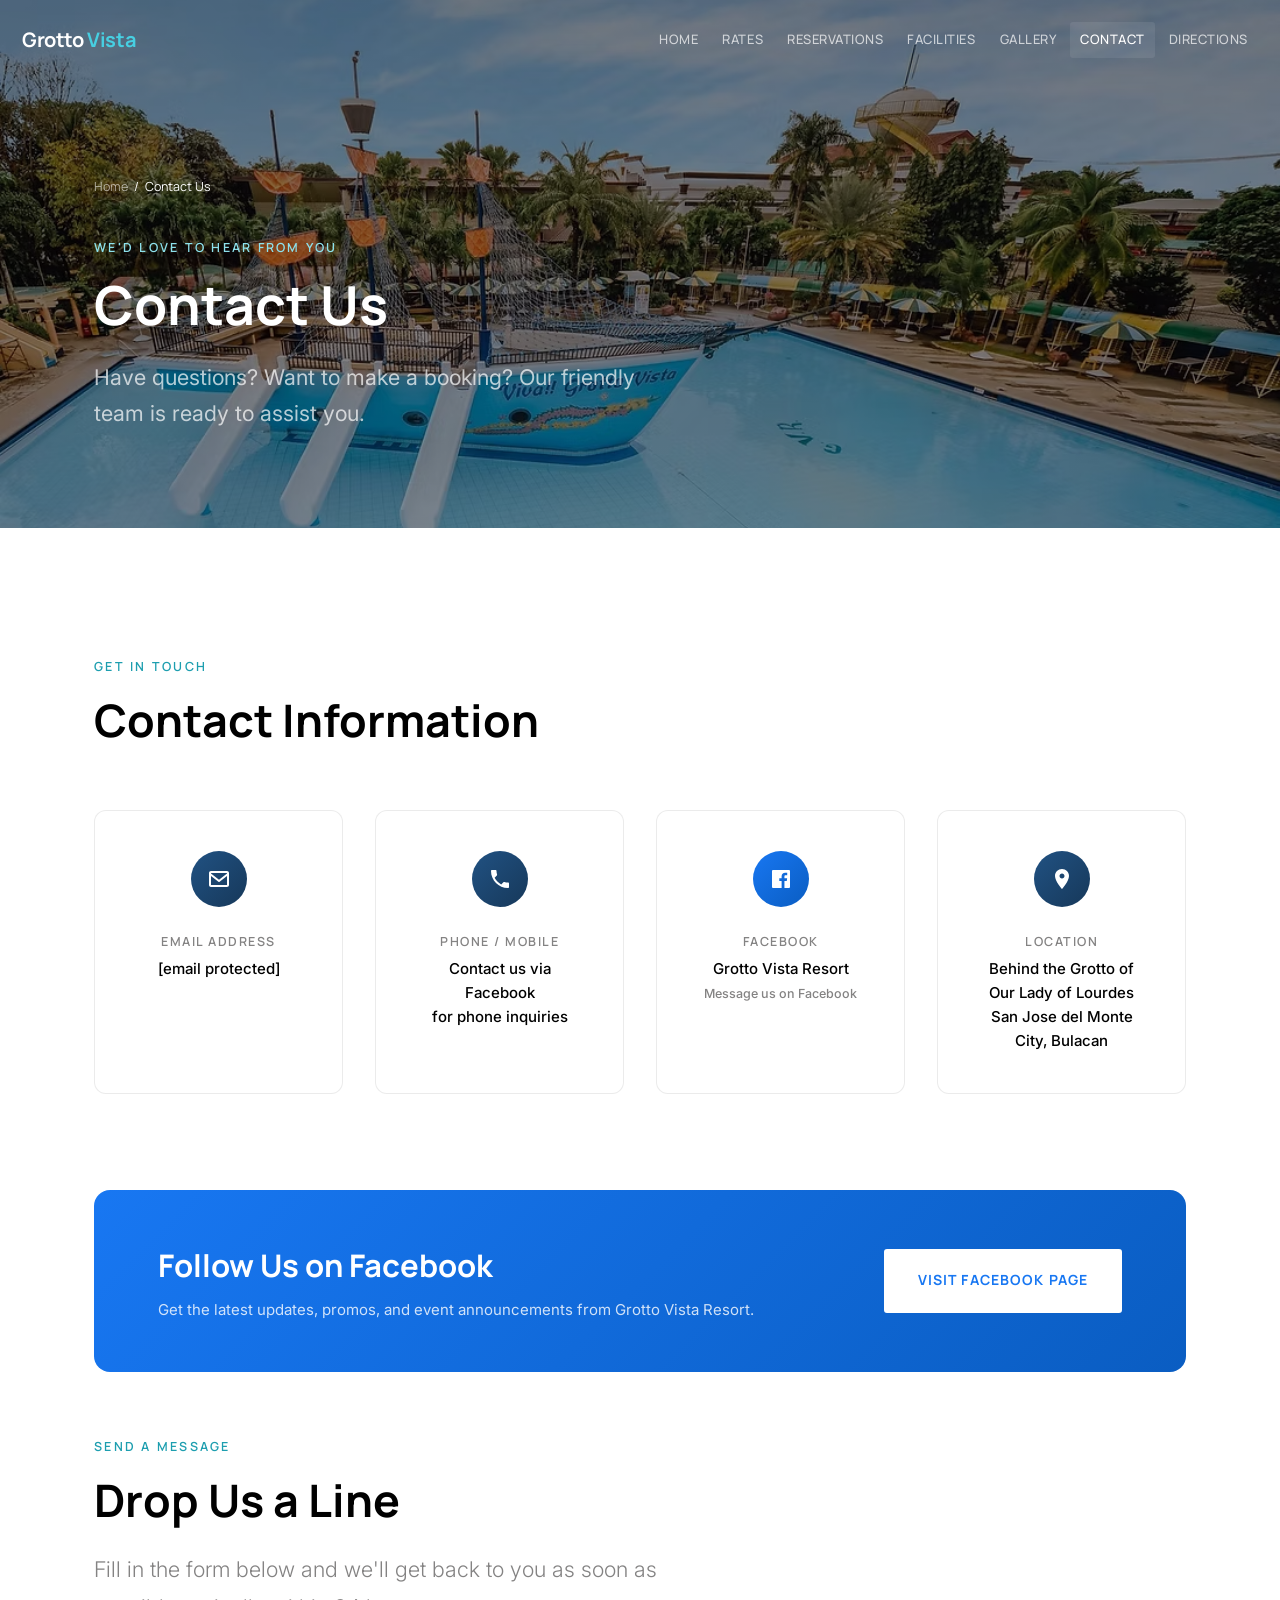
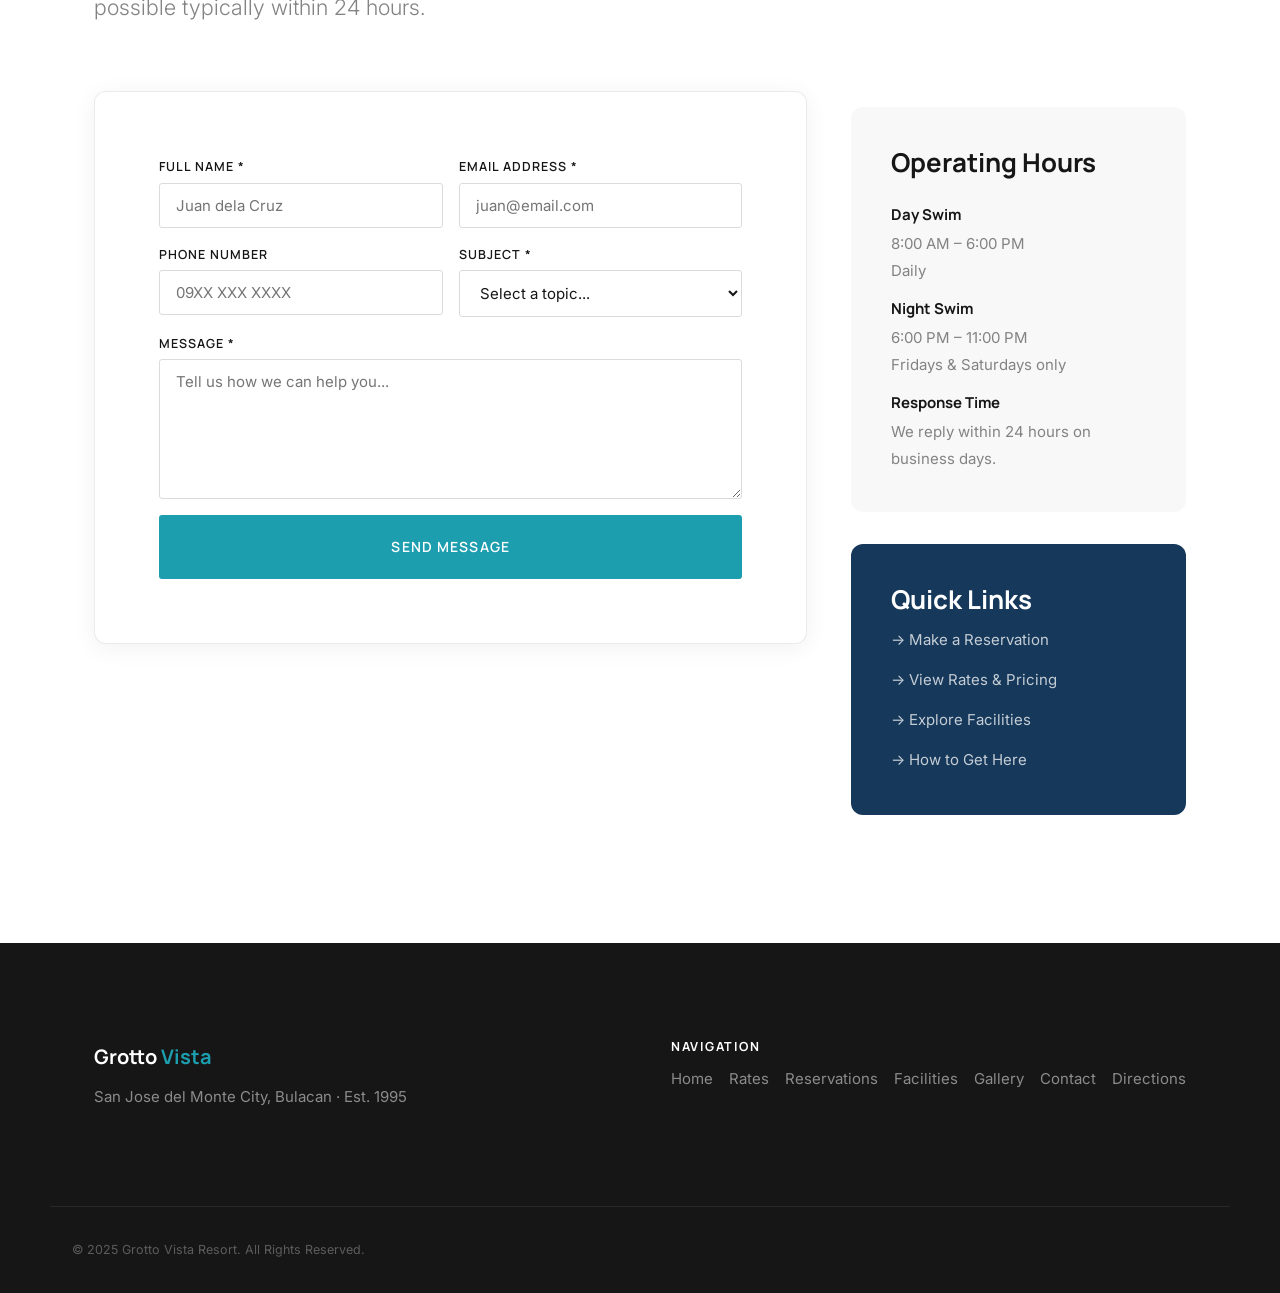
<file: contact.html>
<!DOCTYPE html>
<html lang="en" class="no-js">
<head>
 <meta charset="utf-8">
 <meta name="viewport" content="width=device-width, initial-scale=1">
 <title>Contact Us Grotto Vista Resort</title>
 <meta name="description" content="Get in touch with Grotto Vista Resort. Email, phone, or Facebook we're here to help.">
 <script>
 document.documentElement.classList.remove('no-js');
 document.documentElement.classList.add('js');
 </script>
 <link rel="preconnect" href="https://fonts.googleapis.com">
 <link rel="preconnect" href="https://fonts.gstatic.com" crossorigin>
 <link rel="stylesheet" href="css/style.css">
 <style>
 .reveal { opacity: 0; transform: translateY(28px); transition: opacity .7s ease, transform .7s ease; }
 .reveal.is-visible { opacity: 1; transform: translateY(0); }
 .reveal-delay-1 { transition-delay: .1s; }
 .reveal-delay-2 { transition-delay: .2s; }
 .reveal-delay-3 { transition-delay: .3s; }
 .reveal-delay-4 { transition-delay: .4s; }
 </style>
</head>

<body id="top">
 <div id="preloader"><div id="loader"></div></div>

 <div id="page" class="s-pagewrap">

 <!-- HEADER -->
 <header class="s-header scrolled">
 <div class="row s-header__inner">
 <div class="s-header__block">
 <div class="s-header__logo">
 <a class="logo" href="index.html">Grotto <span>Vista</span></a>
 </div>
 <button class="s-header__menu-toggle" aria-label="Toggle menu"><span></span></button>
 </div>
 <nav class="s-header__nav" role="navigation">
 <ul class="s-header__menu-links">
 <li><a href="index.html">Home</a></li>
 <li><a href="rates.html">Rates</a></li>
 <li><a href="reservations.html">Reservations</a></li>
 <li><a href="facilities.html">Facilities</a></li>
 <li><a href="gallery.html">Gallery</a></li>
 <li class="current"><a href="contact.html">Contact</a></li>
 <li><a href="directions.html">Directions</a></li>
 </ul>
 </nav>
 </div>
 </header>

 <!-- PAGE HERO -->
 <section class="page-hero">
 <div class="row">
 <div class="column lg-12">
 <ul class="breadcrumb">
 <li><a href="index.html">Home</a></li>
 <li class="current">Contact Us</li>
 </ul>
 <div class="page-hero__eyebrow">We'd Love to Hear from You</div>
 <h1 class="page-hero__title">Contact Us</h1>
 <p class="page-hero__desc">Have questions? Want to make a booking? Our friendly team is ready to assist you.</p>
 </div>
 </div>
 </section>

 <main>
 <!-- CONTACT CARDS -->
 <section class="s-section">
 <div class="row">
 <div class="column lg-12">
 <div class="section-header reveal">
 <span class="section-header__eyebrow">Get in Touch</span>
 <h2 class="section-header__title">Contact Information</h2>
 </div>

 <div class="contact-details">

 <div class="contact-card reveal">
 <div class="contact-card__icon">
 <svg viewBox="0 0 24 24"><path d="M20 4H4c-1.103 0-2 .897-2 2v12c0 1.103.897 2 2 2h16c1.103 0 2-.897 2-2V6c0-1.103-.897-2-2-2zm0 2v.511l-8 6.223-8-6.222V6h16zM4 18V9.044l7.386 5.745a.994.994 0 0 0 1.228 0L20 9.044 20.002 18H4z"/></svg>
 </div>
 <div class="contact-card__label">Email Address</div>
 <p class="contact-card__value">
 <a href="/cdn-cgi/l/email-protection#4d24232b220d2a3f223939223b243e392c3f283e223f39632e2220"><span class="__cf_email__" data-cfemail="244d4a424b6443564b50504b524d5750455641574b56500a474b49">[email&#160;protected]</span></a>
 </p>
 </div>

 <div class="contact-card reveal reveal-delay-1">
 <div class="contact-card__icon">
 <svg viewBox="0 0 24 24"><path d="M6.62 10.79c1.44 2.83 3.76 5.14 6.59 6.59l2.2-2.2c.27-.27.67-.36 1.02-.24 1.12.37 2.33.57 3.57.57.55 0 1 .45 1 1V20c0 .55-.45 1-1 1-9.39 0-17-7.61-17-17 0-.55.45-1 1-1h3.5c.55 0 1 .45 1 1 0 1.25.2 2.45.57 3.57.11.35.03.74-.25 1.02l-2.2 2.2z"/></svg>
 </div>
 <div class="contact-card__label">Phone / Mobile</div>
 <p class="contact-card__value">
 Contact us via Facebook<br>
 for phone inquiries
 </p>
 </div>

 <div class="contact-card reveal reveal-delay-2">
 <div class="contact-card__icon" style="background: linear-gradient(135deg, #1877f2, #0a5dc2);">
 <svg viewBox="0 0 24 24"><path d="M20 3H4a1 1 0 0 0-1 1v16a1 1 0 0 0 1 1h8.615v-6.96h-2.338v-2.725h2.338v-2c0-2.325 1.42-3.592 3.5-3.592.699-.002 1.399.034 2.095.107v2.42h-1.435c-1.128 0-1.348.538-1.348 1.325v1.735h2.697l-.35 2.725h-2.348V21H20a1 1 0 0 0 1-1V4a1 1 0 0 0-1-1z"/></svg>
 </div>
 <div class="contact-card__label">Facebook</div>
 <p class="contact-card__value">
 <a href="https://www.facebook.com" target="_blank" rel="noopener">Grotto Vista Resort</a><br>
 <span style="font-size:var(--text-xs); color:var(--color-text-light);">Message us on Facebook</span>
 </p>
 </div>

 <div class="contact-card reveal reveal-delay-3">
 <div class="contact-card__icon">
 <svg viewBox="0 0 24 24"><path d="M12 2C8.13 2 5 5.13 5 9c0 5.25 7 13 7 13s7-7.75 7-13c0-3.87-3.13-7-7-7zm0 9.5c-1.38 0-2.5-1.12-2.5-2.5S10.62 6.5 12 6.5s2.5 1.12 2.5 2.5S13.38 11.5 12 11.5z"/></svg>
 </div>
 <div class="contact-card__label">Location</div>
 <p class="contact-card__value">
 Behind the Grotto of Our Lady of Lourdes<br>
 San Jose del Monte City, Bulacan
 </p>
 </div>

 </div>

 <!-- Facebook CTA Banner -->
 <div style="background: linear-gradient(135deg, #1877f2, #0a5dc2); border-radius:16px; padding: var(--vspace-1_5) var(--vspace-2); display:flex; flex-wrap:wrap; align-items:center; justify-content:space-between; gap:var(--vspace-1); margin-bottom: var(--vspace-2);" class="reveal">
 <div>
 <div style="font-family:var(--font-2); font-size:var(--text-xl); font-weight:700; color:white; margin-bottom:.4rem;">Follow Us on Facebook</div>
 <p style="color:rgba(255,255,255,.8); font-size:var(--text-sm); margin:0;">Get the latest updates, promos, and event announcements from Grotto Vista Resort.</p>
 </div>
 <a href="https://www.facebook.com" target="_blank" rel="noopener" class="btn" style="background:white; color:#1877f2; border-color:white; font-family:var(--font-2); font-weight:700; flex-shrink:0;">
 Visit Facebook Page
 </a>
 </div>
 </div>
 </div>

 <!-- CONTACT FORM -->
 <div class="row">
 <div class="column lg-12">
 <div class="section-header reveal">
 <span class="section-header__eyebrow">Send a Message</span>
 <h2 class="section-header__title">Drop Us a Line</h2>
 <p class="section-header__desc">Fill in the form below and we'll get back to you as soon as possible typically within 24 hours.</p>
 </div>
 </div>
 </div>

 <div class="row">
 <div class="column lg-8 tab-12">
 <div class="contact-form reveal reveal-delay-1">
 <div class="alert" id="contact-alert"></div>

 <form id="contact-form" novalidate>

 <div class="form-row">
 <div>
 <label for="contact-name">Full Name *</label>
 <input type="text" id="contact-name" name="contact-name" placeholder="Juan dela Cruz" required>
 </div>
 <div>
 <label for="contact-email">Email Address *</label>
 <input type="email" id="contact-email" name="contact-email" placeholder="juan@email.com" required>
 </div>
 </div>

 <div class="form-row">
 <div>
 <label for="contact-phone">Phone Number</label>
 <input type="tel" id="contact-phone" name="contact-phone" placeholder="09XX XXX XXXX">
 </div>
 <div>
 <label for="contact-subject">Subject *</label>
 <select id="contact-subject" name="contact-subject" required>
 <option value="">Select a topic...</option>
 <option value="reservation">Reservation Inquiry</option>
 <option value="rates">Rates &amp; Pricing</option>
 <option value="event">Event Booking</option>
 <option value="facilities">Facilities Inquiry</option>
 <option value="feedback">Feedback</option>
 <option value="other">Other</option>
 </select>
 </div>
 </div>

 <div>
 <label for="contact-message">Message *</label>
 <textarea id="contact-message" name="contact-message" placeholder="Tell us how we can help you..." required></textarea>
 </div>

 <button type="submit" class="btn btn--primary u-fullwidth">
 Send Message
 </button>

 </form>
 </div>
 </div>

 <div class="column lg-4 tab-12" style="padding-top: var(--vspace-0_5);">
 <div style="background: var(--color-gray-2); border-radius:12px; padding: var(--vspace-1_25);" class="reveal reveal-delay-2">
 <h5 style="font-family:var(--font-2); margin-bottom: var(--vspace-0_75);">Operating Hours</h5>
 <div style="margin-bottom:1.2rem;">
 <div style="font-family:var(--font-2); font-weight:700; font-size:var(--text-sm); margin-bottom:.2rem;">Day Swim</div>
 <div style="font-size:var(--text-sm); color:var(--color-text-light);">8:00 AM – 6:00 PM<br>Daily</div>
 </div>
 <div style="margin-bottom:1.2rem;">
 <div style="font-family:var(--font-2); font-weight:700; font-size:var(--text-sm); margin-bottom:.2rem;">Night Swim</div>
 <div style="font-size:var(--text-sm); color:var(--color-text-light);">6:00 PM – 11:00 PM<br>Fridays &amp; Saturdays only</div>
 </div>
 <div>
 <div style="font-family:var(--font-2); font-weight:700; font-size:var(--text-sm); margin-bottom:.2rem;">Response Time</div>
 <div style="font-size:var(--text-sm); color:var(--color-text-light);">We reply within 24 hours on business days.</div>
 </div>
 </div>

 <div style="background: var(--color-2); border-radius:12px; padding: var(--vspace-1_25); margin-top: var(--vspace-1);" class="reveal reveal-delay-3">
 <h5 style="font-family:var(--font-2); color:white; margin-bottom:.8rem;">Quick Links</h5>
 <ul style="list-style:none; padding:0; margin:0;">
 <li style="margin-bottom:.8rem;"><a href="reservations.html" style="color:rgba(255,255,255,.75); font-size:var(--text-sm);">→ Make a Reservation</a></li>
 <li style="margin-bottom:.8rem;"><a href="rates.html" style="color:rgba(255,255,255,.75); font-size:var(--text-sm);">→ View Rates &amp; Pricing</a></li>
 <li style="margin-bottom:.8rem;"><a href="facilities.html" style="color:rgba(255,255,255,.75); font-size:var(--text-sm);">→ Explore Facilities</a></li>
 <li><a href="directions.html" style="color:rgba(255,255,255,.75); font-size:var(--text-sm);">→ How to Get Here</a></li>
 </ul>
 </div>
 </div>
 </div>
 </section>
 </main>

 <!-- FOOTER -->
 <footer class="s-footer">
 <div class="row" style="padding-bottom: var(--vspace-2); border-bottom: 1px solid rgba(255,255,255,.08);">
 <div class="column lg-4 tab-12" style="margin-bottom: var(--vspace-1);">
 <a href="index.html" style="font-family:var(--font-2); font-size:2rem; font-weight:700; color:white; display:block; margin-bottom:.8rem;">Grotto <span style="color:var(--color-1);">Vista</span></a>
 <p style="font-size:var(--text-sm); color:rgba(255,255,255,.5); line-height:1.8; margin:0;">San Jose del Monte City, Bulacan · Est. 1995</p>
 </div>
 <div class="column lg-8 tab-12" style="display:flex; gap: var(--vspace-2); flex-wrap:wrap; justify-content:flex-end; align-items:flex-start;">
 <div>
 <h6 style="font-family:var(--font-2); font-size:var(--text-xs); letter-spacing:.12em; text-transform:uppercase; color:white; margin-bottom:.8rem;">Navigation</h6>
 <ul style="list-style:none; padding:0; margin:0; display:flex; gap:1.6rem; flex-wrap:wrap;">
 <li><a href="index.html" style="font-size:var(--text-sm); color:rgba(255,255,255,.5);">Home</a></li>
 <li><a href="rates.html" style="font-size:var(--text-sm); color:rgba(255,255,255,.5);">Rates</a></li>
 <li><a href="reservations.html" style="font-size:var(--text-sm); color:rgba(255,255,255,.5);">Reservations</a></li>
 <li><a href="facilities.html" style="font-size:var(--text-sm); color:rgba(255,255,255,.5);">Facilities</a></li>
 <li><a href="gallery.html" style="font-size:var(--text-sm); color:rgba(255,255,255,.5);">Gallery</a></li>
 <li><a href="contact.html" style="font-size:var(--text-sm); color:rgba(255,255,255,.5);">Contact</a></li>
 <li><a href="directions.html" style="font-size:var(--text-sm); color:rgba(255,255,255,.5);">Directions</a></li>
 </ul>
 </div>
 </div>
 </div>
 <div class="row">
 <div style="display:flex; justify-content:space-between; align-items:center; width:100%; flex-wrap:wrap; gap:1rem; padding: var(--vspace-1) 0;">
 <p style="font-size:var(--text-xs); color:rgba(255,255,255,.3); margin:0;">© 2025 Grotto Vista Resort. All Rights Reserved.</p>
 </div>
 </div>
 </footer>

 </div>

 <div class="ss-go-top">
 <a href="#top" title="Back to Top">
 <svg xmlns="http://www.w3.org/2000/svg" viewBox="0 0 24 24"><path d="M6 4h12v2H6zm5 10v6h2v-6h5l-6-6-6 6z"/></svg>
        </a>
    </div>

    <script src="js/script.js"></script>
</body>
</html>
</file>
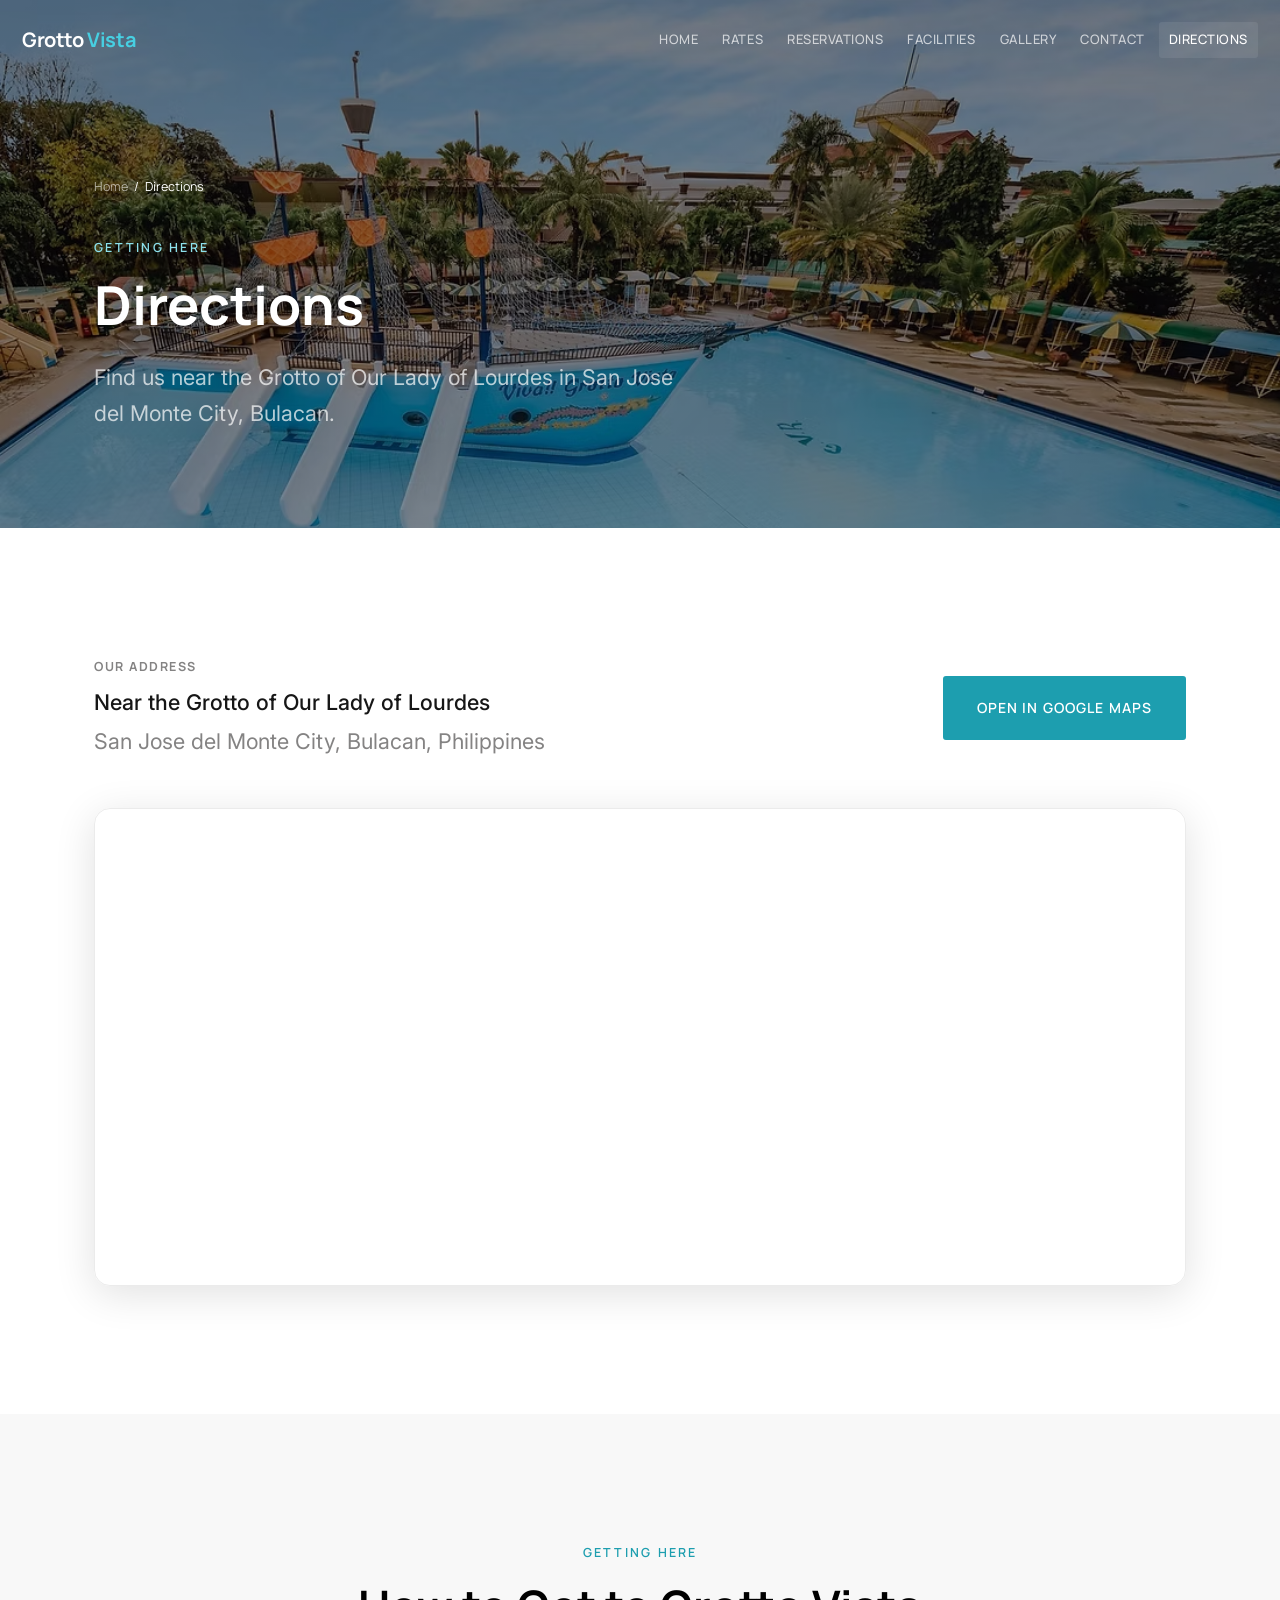
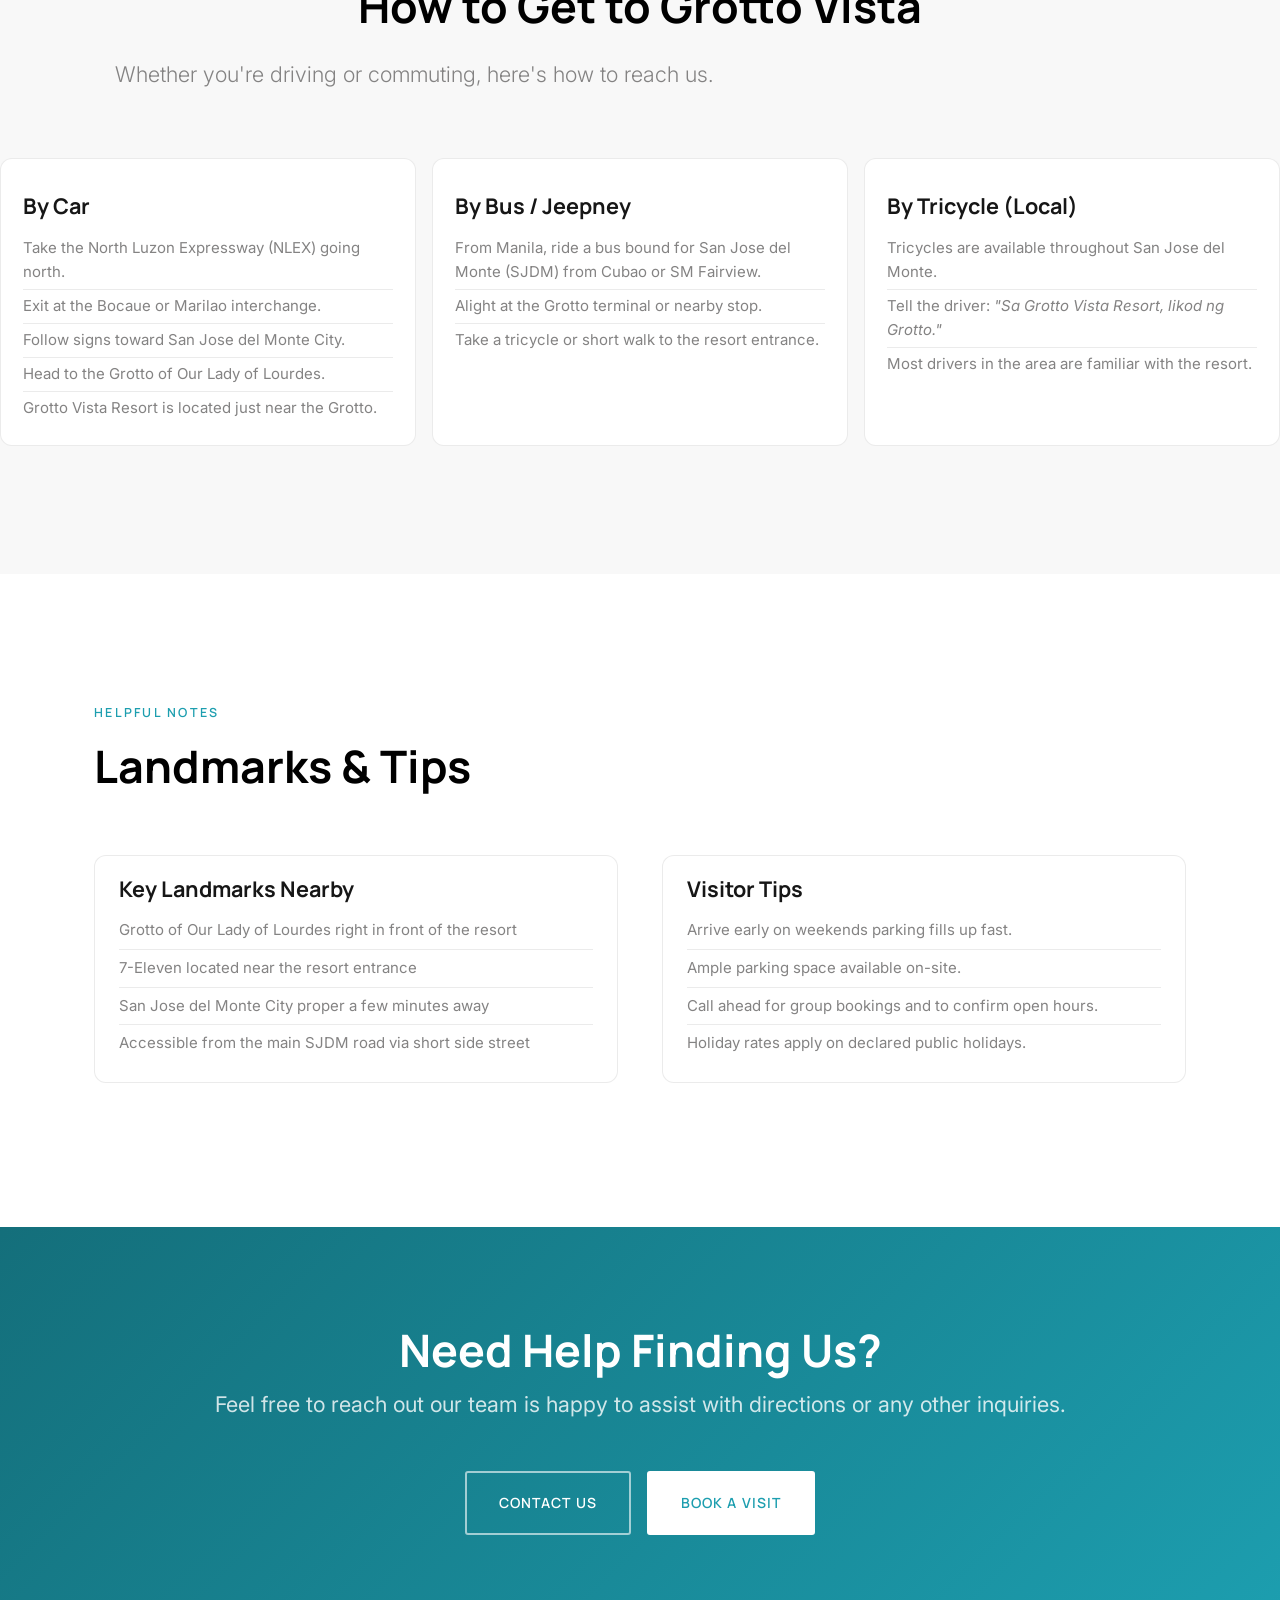
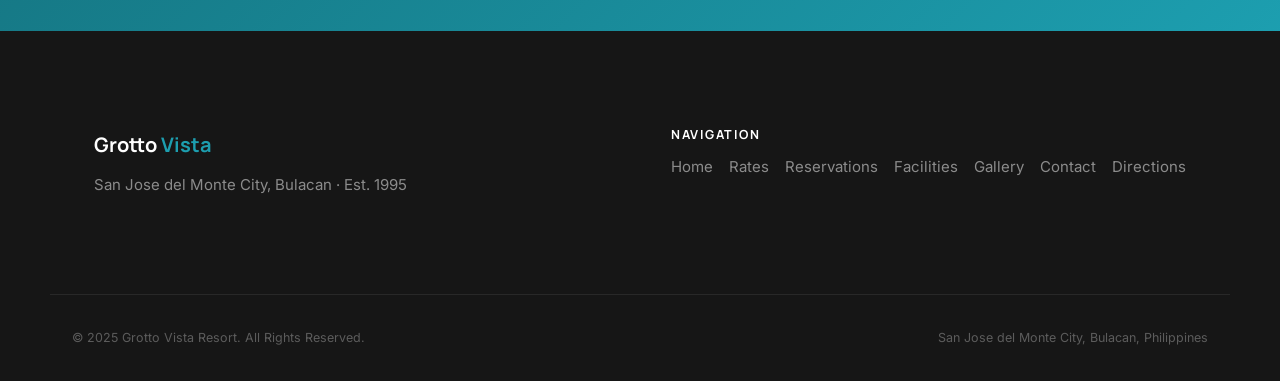
<file: directions.html>
<!DOCTYPE html>
<html lang="en" class="no-js">
<head>
 <meta charset="utf-8">
 <meta name="viewport" content="width=device-width, initial-scale=1">
 <title>Directions Grotto Vista Resort</title>
 <meta name="description" content="Find Grotto Vista Resort in San Jose del Monte City, Bulacan. Get directions, landmark tips, and transport options.">

 <script>
 document.documentElement.classList.remove('no-js');
 document.documentElement.classList.add('js');
 </script>

 <link rel="preconnect" href="https://fonts.googleapis.com">
 <link rel="preconnect" href="https://fonts.gstatic.com" crossorigin>
 <link rel="stylesheet" href="css/style.css">

 <style>
 .reveal { opacity: 0; transform: translateY(28px); transition: opacity .7s ease, transform .7s ease; }
 .reveal.is-visible { opacity: 1; transform: translateY(0); }
 .reveal-delay-1 { transition-delay: .1s; }
 .reveal-delay-2 { transition-delay: .2s; }
 .reveal-delay-3 { transition-delay: .3s; }

 /* Map embed */
 .map-wrapper {
 width: 100%;
 border-radius: 16px;
 overflow: hidden;
 box-shadow: 0 8px 40px rgba(0,0,0,.12);
 border: 1px solid var(--color-border);
 aspect-ratio: 16 / 7;
 min-height: 340px;
 }
 .map-wrapper iframe {
 width: 100%;
 height: 100%;
 display: block;
 border: 0;
 }

 /* Transport cards */
 .transport-card {
 background: var(--color-white);
 border: 1px solid var(--color-border);
 border-radius: 12px;
 padding: 2rem 2.2rem;
 flex: 1 1 240px;
 }
 .transport-card__icon {
 font-size: 2.4rem;
 margin-bottom: .8rem;
 }
 .transport-card__title {
 font-family: var(--font-2);
 font-weight: 700;
 font-size: var(--text-md);
 color: var(--color-text);
 margin-bottom: .6rem;
 }
 .transport-card__steps {
 list-style: none;
 padding: 0;
 margin: 0;
 }
 .transport-card__steps li {
 font-size: var(--text-sm);
 color: var(--color-text-light);
 padding: .45rem 0;
 border-bottom: 1px solid var(--color-border);
 line-height: 1.6;
 }
 .transport-card__steps li:last-child { border-bottom: none; }
 </style>
</head>

<body id="top">
 <div id="preloader"><div id="loader"></div></div>

 <div id="page" class="s-pagewrap">

 <!-- HEADER -->
 <header class="s-header scrolled">
 <div class="row s-header__inner">
 <div class="s-header__block">
 <div class="s-header__logo">
 <a class="logo" href="index.html">Grotto <span>Vista</span></a>
 </div>
 <button class="s-header__menu-toggle" aria-label="Toggle menu"><span></span></button>
 </div>
 <nav class="s-header__nav" role="navigation">
 <ul class="s-header__menu-links">
 <li><a href="index.html">Home</a></li>
 <li><a href="rates.html">Rates</a></li>
 <li><a href="reservations.html">Reservations</a></li>
 <li><a href="facilities.html">Facilities</a></li>
 <li><a href="gallery.html">Gallery</a></li>
 <li><a href="contact.html">Contact</a></li>
 <li class="current"><a href="directions.html">Directions</a></li>
 </ul>
 </nav>
 </div>
 </header>

 <!-- PAGE HERO -->
 <section class="page-hero">
 <div class="row">
 <div class="column lg-12">
 <ul class="breadcrumb">
 <li><a href="index.html">Home</a></li>
 <li class="current">Directions</li>
 </ul>
 <div class="page-hero__eyebrow">Getting Here</div>
 <h1 class="page-hero__title">Directions</h1>
 <p class="page-hero__desc">Find us near the Grotto of Our Lady of Lourdes in San Jose del Monte City, Bulacan.</p>
 </div>
 </div>
 </section>

 <main>

 <!-- MAP SECTION -->
 <section class="s-section">
 <div class="row">
 <div class="column lg-12">

 <!-- Address info above map -->
 <div class="reveal" style="display:flex; flex-wrap:wrap; gap:1.6rem; align-items:center; justify-content:space-between; margin-bottom: var(--vspace-1_5);">
 <div>
 <div style="font-family:var(--font-2); font-size:var(--text-xs); font-weight:700; letter-spacing:.12em; text-transform:uppercase; color:var(--color-text-light); margin-bottom:.5rem;">Our Address</div>
 <p style="font-size:var(--text-md); color:var(--color-text); font-weight:500; margin:0;">
 Near the Grotto of Our Lady of Lourdes<br>
 <span style="font-weight:400; color:var(--color-text-light);">San Jose del Monte City, Bulacan, Philippines</span>
 </p>
 </div>
 <a href="https://maps.google.com/?q=Grotto+Vista+Resort+San+Jose+del+Monte+Bulacan" target="_blank" rel="noopener"
 class="btn btn--primary" style="white-space:nowrap;">
 Open in Google Maps
 </a>
 </div>

 <!-- EMBED MAP Replace the src below with your actual Google Maps embed URL -->
 <div class="map-wrapper reveal reveal-delay-1">
 <iframe
 src="https://www.google.com/maps/embed?pb=!1m18!1m12!1m3!1d1928.7981970958174!2d121.06110460012592!3d14.791762654138477!2m3!1f0!2f0!3f0!3m2!1i1024!2i768!4f13.1!3m3!1m2!1s0x3397af96ba8e1f4d%3A0x9317d3a8a678c1fb!2sGrotto%20Vista%20Resort!5e0!3m2!1sen!2sph!4v1774719496685!5m2!1sen!2sph"
 allowfullscreen=""
 loading="lazy"
 referrerpolicy="no-referrer-when-downgrade"
 title="Grotto Vista Resort Location Map">
 </iframe>
 </div>

 </div>
 </div>
 </section>


 <!-- HOW TO GET HERE -->
 <section class="s-section s-section--light">
 <div class="row">
 <div class="column lg-12">
 <div class="section-header text-center reveal">
 <span class="section-header__eyebrow">Getting Here</span>
 <h2 class="section-header__title">How to Get to Grotto Vista</h2>
 <p class="section-header__desc">Whether you're driving or commuting, here's how to reach us.</p>
 </div>
 </div>
 </div>

 <div style="display:flex; flex-wrap:wrap; gap:1.6rem; justify-content:center;">

 <!-- By Car -->
 <div class="transport-card reveal">
 <div class="transport-card__icon"></div>
 <div class="transport-card__title">By Car</div>
 <ul class="transport-card__steps">
 <li>Take the North Luzon Expressway (NLEX) going north.</li>
 <li>Exit at the Bocaue or Marilao interchange.</li>
 <li>Follow signs toward San Jose del Monte City.</li>
 <li>Head to the Grotto of Our Lady of Lourdes.</li>
 <li>Grotto Vista Resort is located just near the Grotto.</li>
 </ul>
 </div>

 <!-- By Bus / Jeepney -->
 <div class="transport-card reveal reveal-delay-1">
 <div class="transport-card__icon"></div>
 <div class="transport-card__title">By Bus / Jeepney</div>
 <ul class="transport-card__steps">
 <li>From Manila, ride a bus bound for San Jose del Monte (SJDM) from Cubao or SM Fairview.</li>
 <li>Alight at the Grotto terminal or nearby stop.</li>
 <li>Take a tricycle or short walk to the resort entrance.</li>
 </ul>
 </div>

 <!-- By Tricycle -->
 <div class="transport-card reveal reveal-delay-2">
 <div class="transport-card__icon"></div>
 <div class="transport-card__title">By Tricycle (Local)</div>
 <ul class="transport-card__steps">
 <li>Tricycles are available throughout San Jose del Monte.</li>
 <li>Tell the driver: <em>"Sa Grotto Vista Resort, likod ng Grotto."</em></li>
 <li>Most drivers in the area are familiar with the resort.</li>
 </ul>
 </div>

 </div>
 </section>


 <!-- LANDMARKS & TIPS -->
 <section class="s-section">
 <div class="row">
 <div class="column lg-12">
 <div class="section-header reveal">
 <span class="section-header__eyebrow">Helpful Notes</span>
 <h2 class="section-header__title">Landmarks &amp; Tips</h2>
 </div>
 </div>
 </div>

 <div class="row">
 <div class="column lg-6 tab-12">
 <div class="reveal" style="background:var(--color-white); border:1px solid var(--color-border); border-radius:12px; padding:2rem 2.4rem; margin-bottom:1.6rem;">
 <h4 style="font-size:var(--text-md); margin-bottom:1rem;"> Key Landmarks Nearby</h4>
 <ul style="list-style:none; padding:0; margin:0; font-size:var(--text-sm); color:var(--color-text-light);">
 <li style="padding:.5rem 0; border-bottom:1px solid var(--color-border);"> Grotto of Our Lady of Lourdes right in front of the resort</li>
 <li style="padding:.5rem 0; border-bottom:1px solid var(--color-border);"> 7-Eleven located near the resort entrance</li>
 <li style="padding:.5rem 0; border-bottom:1px solid var(--color-border);"> San Jose del Monte City proper a few minutes away</li>
 <li style="padding:.5rem 0;"> Accessible from the main SJDM road via short side street</li>
 </ul>
 </div>
 </div>

 <div class="column lg-6 tab-12">
 <div class="reveal reveal-delay-1" style="background:var(--color-white); border:1px solid var(--color-border); border-radius:12px; padding:2rem 2.4rem; margin-bottom:1.6rem;">
 <h4 style="font-size:var(--text-md); margin-bottom:1rem;"> Visitor Tips</h4>
 <ul style="list-style:none; padding:0; margin:0; font-size:var(--text-sm); color:var(--color-text-light);">
 <li style="padding:.5rem 0; border-bottom:1px solid var(--color-border);"> Arrive early on weekends parking fills up fast.</li>
 <li style="padding:.5rem 0; border-bottom:1px solid var(--color-border);"> Ample parking space available on-site.</li>
 <li style="padding:.5rem 0; border-bottom:1px solid var(--color-border);"> Call ahead for group bookings and to confirm open hours.</li>
 <li style="padding:.5rem 0;"> Holiday rates apply on declared public holidays.</li>
 </ul>
 </div>
 </div>
 </div>
 </section>


 <!-- CONTACT CTA -->
 <section style="background: linear-gradient(135deg, var(--color-1-dark), var(--color-1)); padding: var(--vspace-3) 0;">
 <div class="row" style="justify-content:center; text-align:center;">
 <div class="column lg-8 tab-12 reveal">
 <h2 style="color:white; margin-bottom:.8rem;">Need Help Finding Us?</h2>
 <p style="color:rgba(255,255,255,.8); font-size:var(--text-md); margin-bottom: var(--vspace-1_5);">
 Feel free to reach out our team is happy to assist with directions or any other inquiries.
 </p>
 <div style="display:flex; gap:1.6rem; justify-content:center; flex-wrap:wrap;">
 <a href="contact.html" class="btn btn--stroke light">Contact Us</a>
 <a href="reservations.html" class="btn" style="background:white; color:var(--color-1); border-color:white;">Book a Visit</a>
 </div>
 </div>
 </div>
 </section>

 </main>

 <!-- FOOTER -->
 <footer class="s-footer">
 <div class="row" style="padding-bottom: var(--vspace-2); border-bottom: 1px solid rgba(255,255,255,.08);">
 <div class="column lg-4 tab-12" style="margin-bottom: var(--vspace-1);">
 <a href="index.html" style="font-family:var(--font-2); font-size:2rem; font-weight:700; color:white; display:block; margin-bottom:.8rem;">Grotto <span style="color:var(--color-1);">Vista</span></a>
 <p style="font-size:var(--text-sm); color:rgba(255,255,255,.5); line-height:1.8; margin:0;">San Jose del Monte City, Bulacan · Est. 1995</p>
 </div>
 <div class="column lg-8 tab-12" style="display:flex; gap: var(--vspace-2); flex-wrap:wrap; justify-content:flex-end; align-items:flex-start;">
 <div>
 <h6 style="font-family:var(--font-2); font-size:var(--text-xs); letter-spacing:.12em; text-transform:uppercase; color:white; margin-bottom:.8rem;">Navigation</h6>
 <ul style="list-style:none; padding:0; margin:0; display:flex; gap:1.6rem; flex-wrap:wrap;">
 <li><a href="index.html" style="font-size:var(--text-sm); color:rgba(255,255,255,.5);">Home</a></li>
 <li><a href="rates.html" style="font-size:var(--text-sm); color:rgba(255,255,255,.5);">Rates</a></li>
 <li><a href="reservations.html" style="font-size:var(--text-sm); color:rgba(255,255,255,.5);">Reservations</a></li>
 <li><a href="facilities.html" style="font-size:var(--text-sm); color:rgba(255,255,255,.5);">Facilities</a></li>
 <li><a href="gallery.html" style="font-size:var(--text-sm); color:rgba(255,255,255,.5);">Gallery</a></li>
 <li><a href="contact.html" style="font-size:var(--text-sm); color:rgba(255,255,255,.5);">Contact</a></li>
 <li><a href="directions.html" style="font-size:var(--text-sm); color:rgba(255,255,255,.5);">Directions</a></li>
 </ul>
 </div>
 </div>
 </div>
 <div class="row">
 <div style="display:flex; justify-content:space-between; align-items:center; width:100%; flex-wrap:wrap; gap:1rem; padding: var(--vspace-1) 0;">
 <p style="font-size:var(--text-xs); color:rgba(255,255,255,.3); margin:0;">© 2025 Grotto Vista Resort. All Rights Reserved.</p>
 <p style="font-size:var(--text-xs); color:rgba(255,255,255,.3); margin:0;">San Jose del Monte City, Bulacan, Philippines</p>
 </div>
 </div>
 </footer>

 </div><!-- end s-pagewrap -->

 <div class="ss-go-top">
 <a href="#top" title="Back to Top">
 <svg xmlns="http://www.w3.org/2000/svg" viewBox="0 0 24 24"><path d="M6 4h12v2H6zm5 10v6h2v-6h5l-6-6-6 6z"/></svg>
 </a>
 </div>

 <script src="js/script.js"></script>
</body>
</html>
</file>
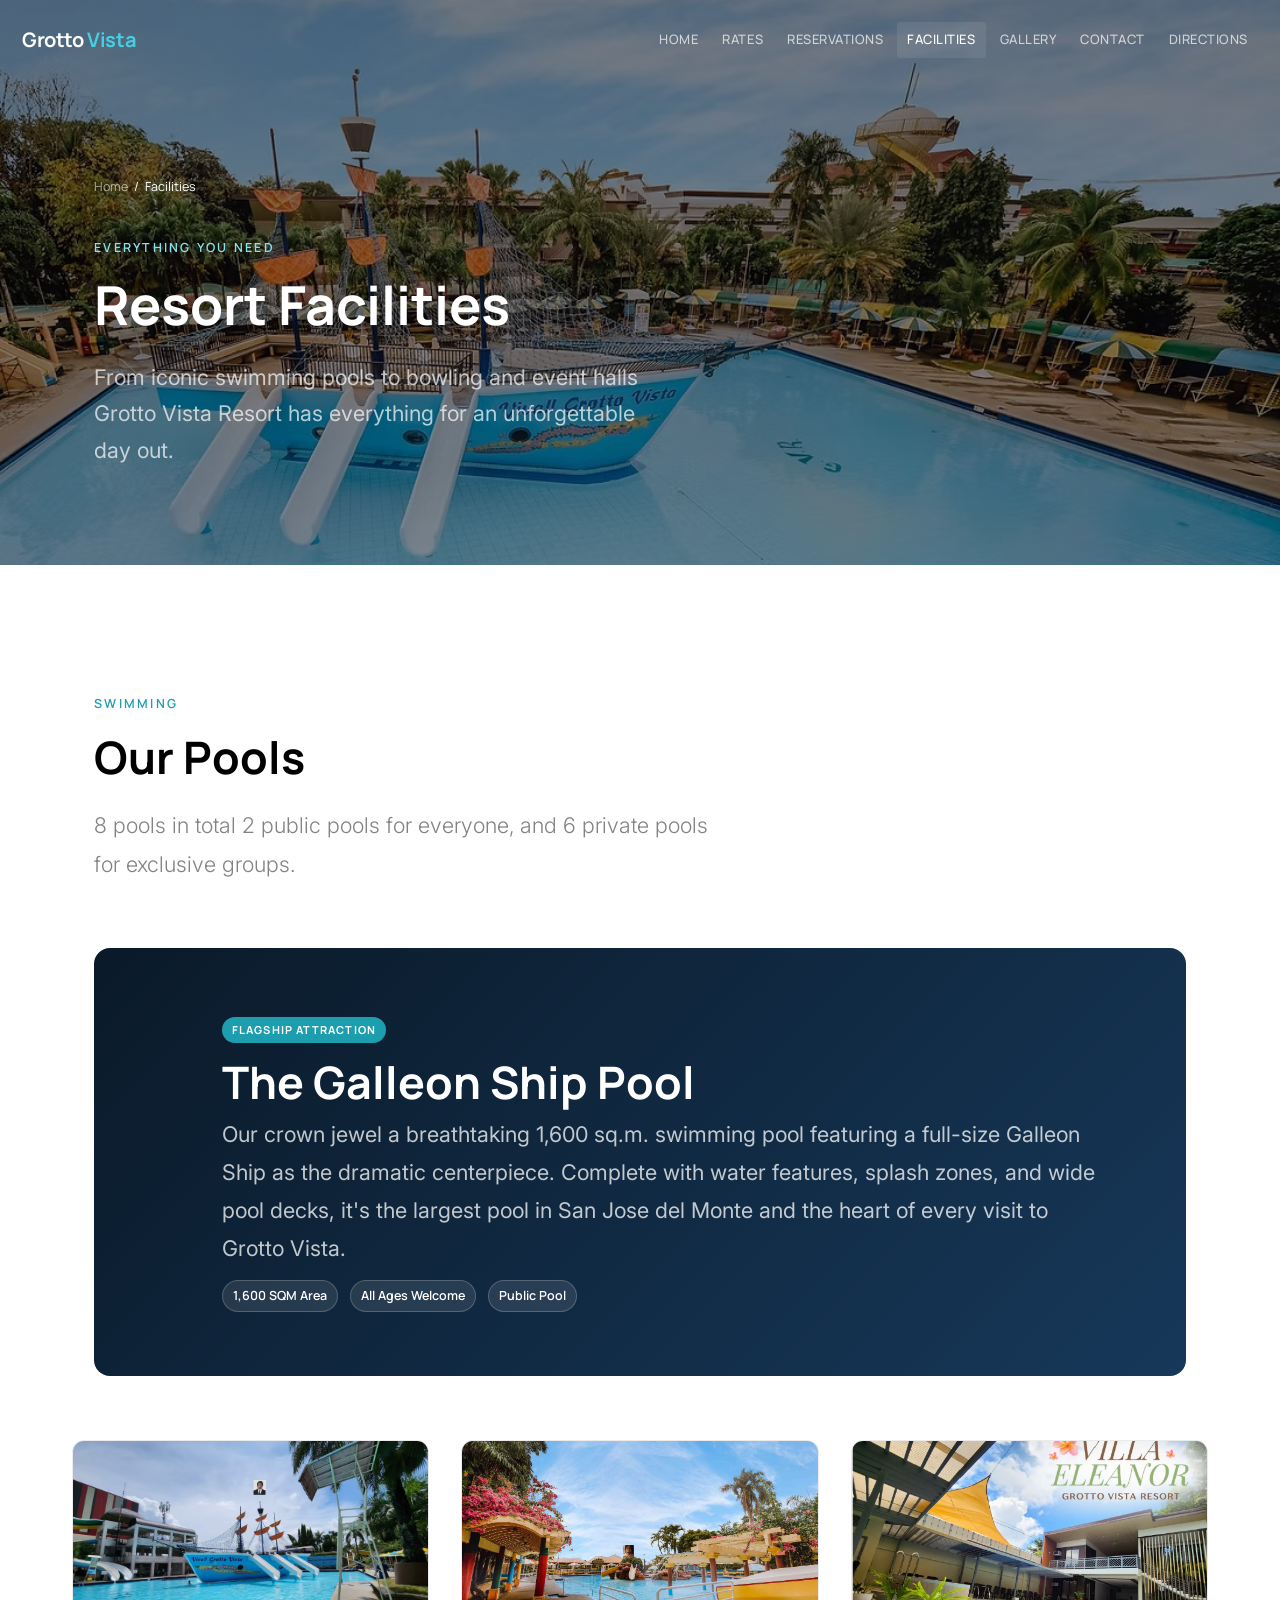
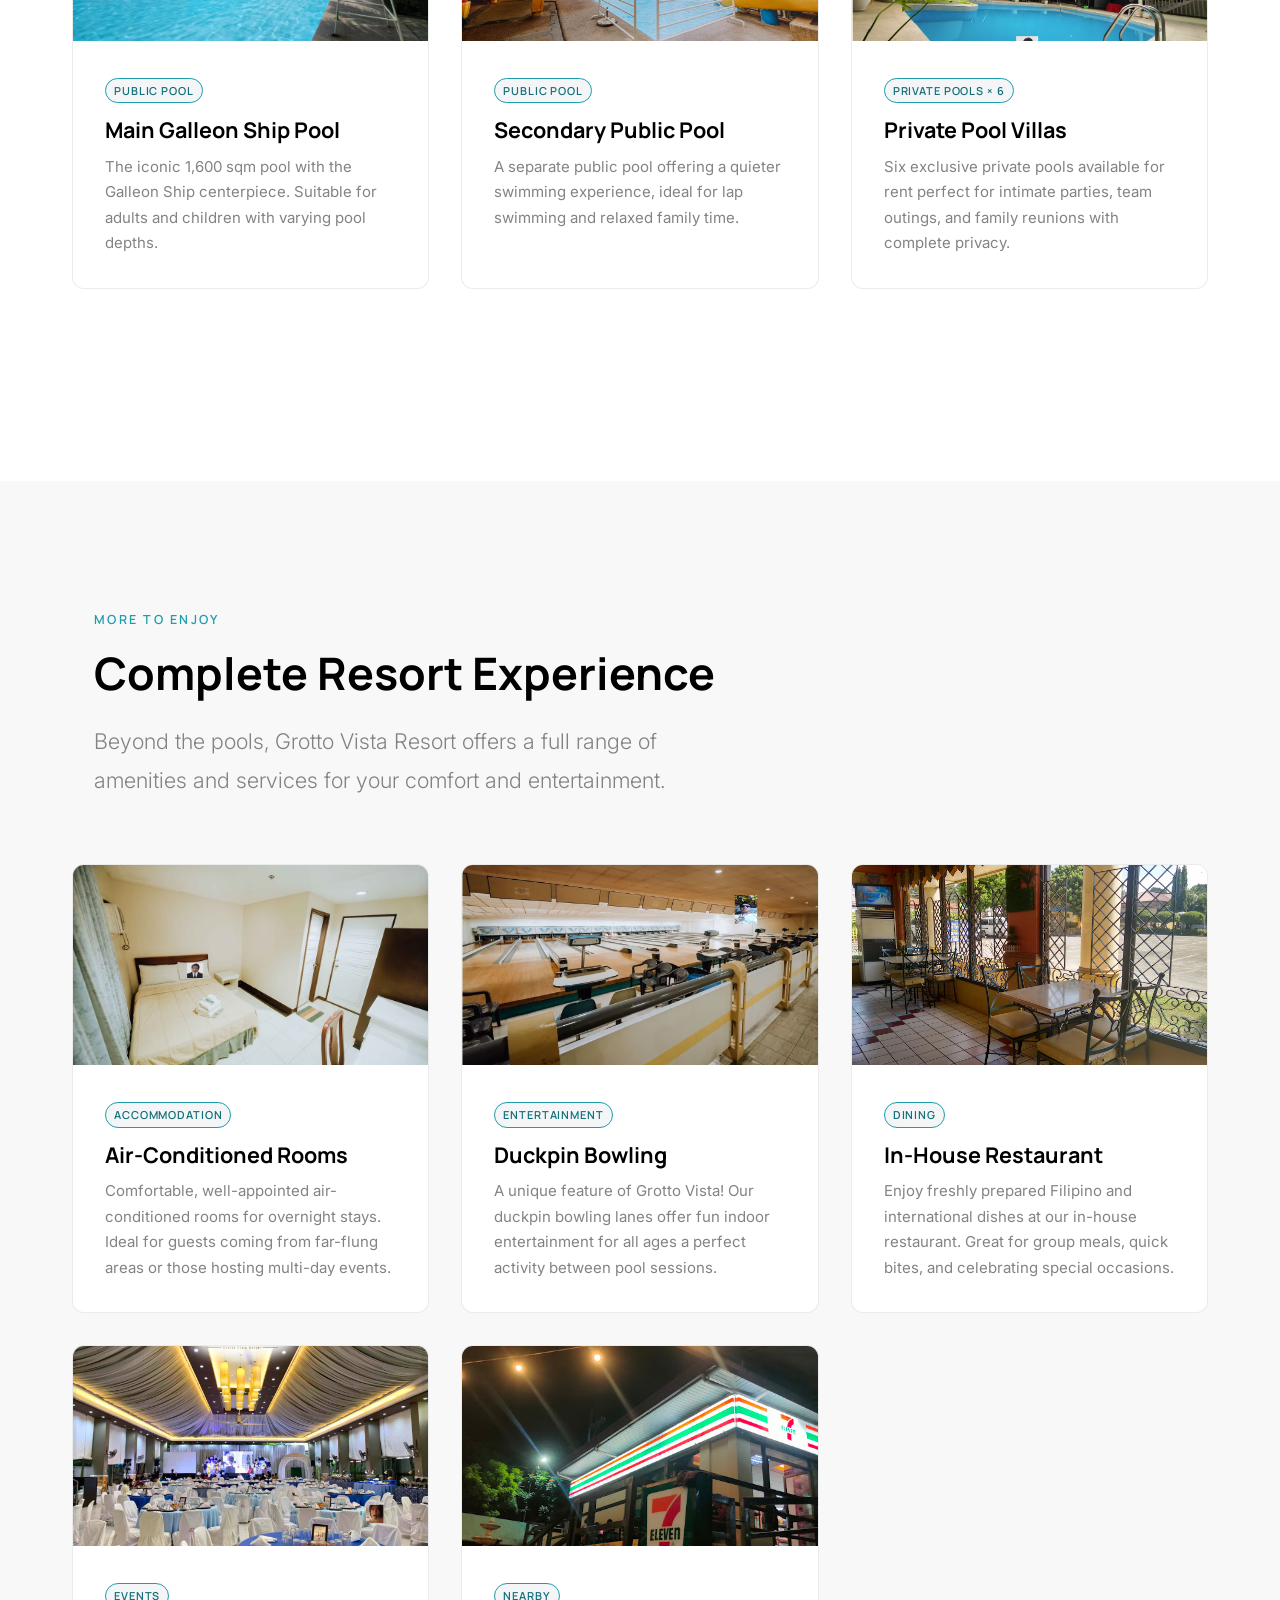
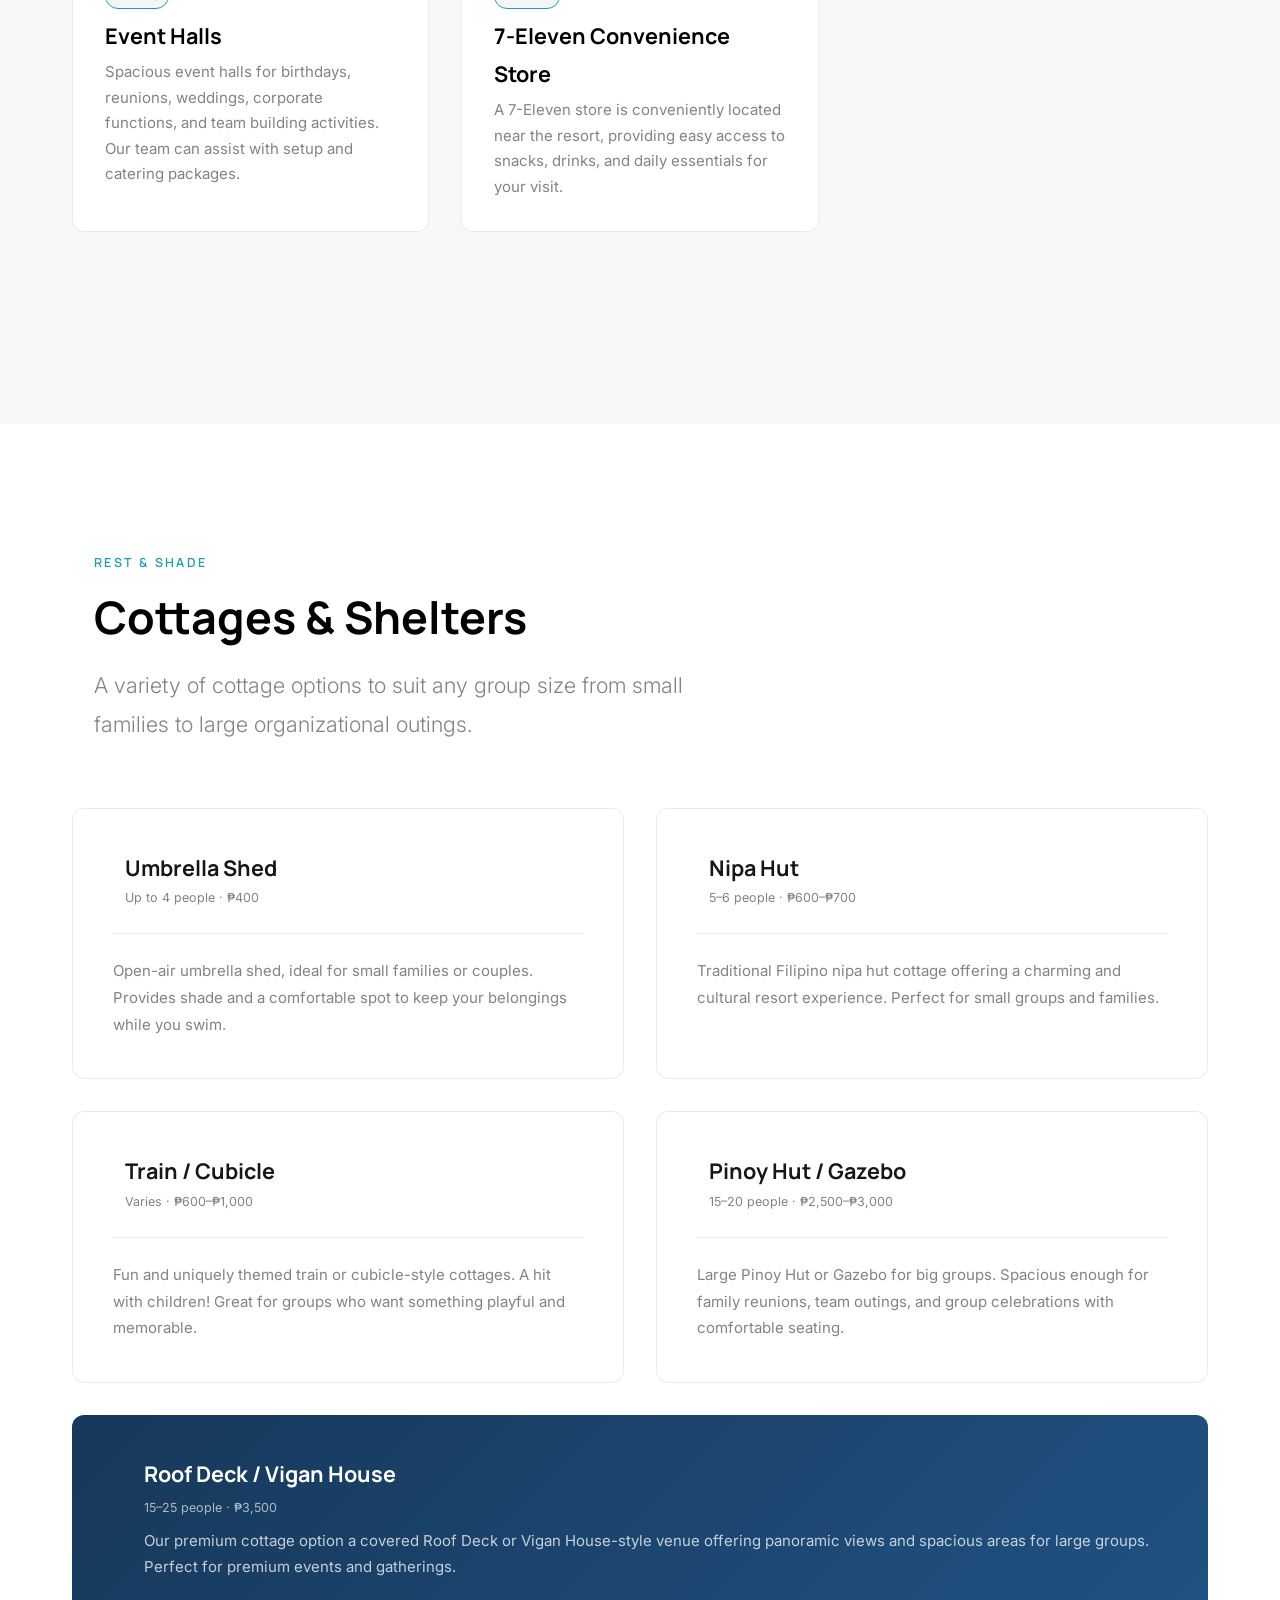
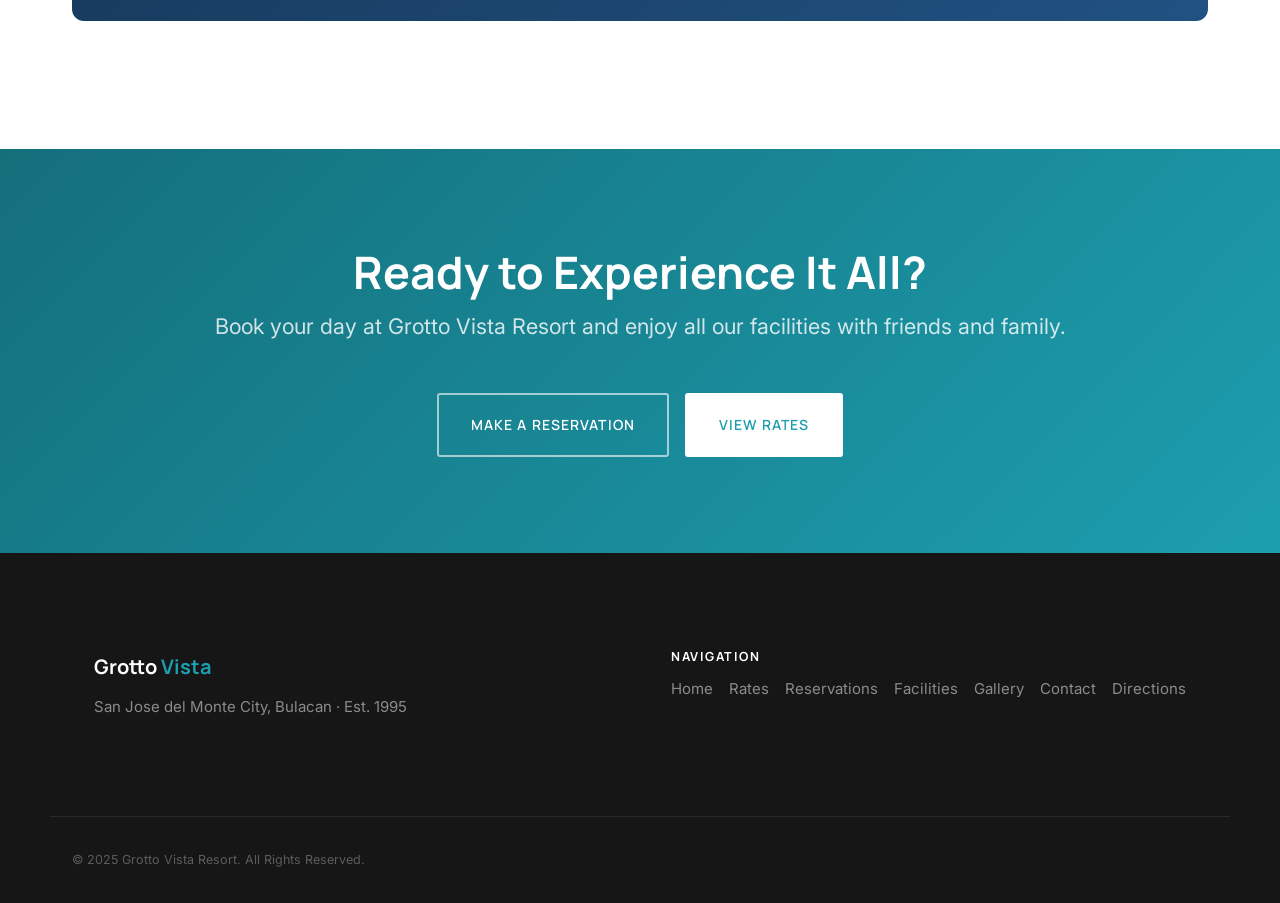
<file: facilities.html>
<!DOCTYPE html>
<html lang="en" class="no-js">
<head>
 <meta charset="utf-8">
 <meta name="viewport" content="width=device-width, initial-scale=1">
 <title>Facilities Grotto Vista Resort</title>
 <meta name="description" content="Explore Grotto Vista Resort's world-class facilities: pools, rooms, bowling, restaurant, event halls, and more.">
 <script>
 document.documentElement.classList.remove('no-js');
 document.documentElement.classList.add('js');
 </script>
 <link rel="preconnect" href="https://fonts.googleapis.com">
 <link rel="preconnect" href="https://fonts.gstatic.com" crossorigin>
 <link rel="stylesheet" href="css/style.css">
 <style>
 .reveal { opacity: 0; transform: translateY(28px); transition: opacity .7s ease, transform .7s ease; }
 .reveal.is-visible { opacity: 1; transform: translateY(0); }
 .reveal-delay-1 { transition-delay: .12s; }
 .reveal-delay-2 { transition-delay: .24s; }
 .reveal-delay-3 { transition-delay: .36s; }
 .reveal-delay-4 { transition-delay: .48s; }

 .facility-emoji-card {
 background: var(--color-white);
 border: 1px solid var(--color-border);
 border-radius: 12px;
 overflow: hidden;
 transition: box-shadow .3s ease, transform .3s ease;
 }
 .facility-emoji-card:hover {
 box-shadow: 0 12px 40px rgba(0,0,0,.1);
 transform: translateY(-6px);
 }
 .facility-emoji-card__img {
 display: flex;
 align-items: center;
 justify-content: center;
 height: 200px;
 font-size: 5rem;
 overflow: hidden;
 background-color: #e2e8f0;
 }
 .facility-emoji-card__body { padding: var(--vspace-1); }
.facility-emoji-card__tag {
     display: inline-block;
     font-family: var(--font-2);
     font-size: 1.1rem;
     font-weight: 600;
     letter-spacing: .08em;
     text-transform: uppercase;
     color: var(--color-1-dark);
     /* Reduced opacity from 0.12 to 0.05 for a lighter look */
     background-color: rgba(22, 56, 90, 0.05); 
     border: 1px solid var(--color-1);
     border-radius: 50px;
     padding: .2rem .8rem;
     margin-bottom: .8rem;
 }
 .facility-emoji-card__title {
 font-family: var(--font-2);
 font-size: var(--text-md);
 font-weight: 700;
 color: var(--color-text-dark);
 margin-bottom: .4rem;
 }
 .facility-emoji-card__desc {
 font-size: var(--text-sm);
 color: var(--color-text-light);
 line-height: 1.7;
 margin: 0;
 }
 </style>
</head>

<body id="top">
 <div id="preloader"><div id="loader"></div></div>

 <div id="page" class="s-pagewrap">

 <!-- HEADER -->
 <header class="s-header scrolled">
 <div class="row s-header__inner">
 <div class="s-header__block">
 <div class="s-header__logo">
 <a class="logo" href="index.html">Grotto <span>Vista</span></a>
 </div>
 <button class="s-header__menu-toggle" aria-label="Toggle menu"><span></span></button>
 </div>
 <nav class="s-header__nav" role="navigation">
 <ul class="s-header__menu-links">
 <li><a href="index.html">Home</a></li>
 <li><a href="rates.html">Rates</a></li>
 <li><a href="reservations.html">Reservations</a></li>
 <li class="current"><a href="facilities.html">Facilities</a></li>
 <li><a href="gallery.html">Gallery</a></li>
 <li><a href="contact.html">Contact</a></li>
 <li><a href="directions.html">Directions</a></li>
 </ul>
 </nav>
 </div>
 </header>

 <!-- PAGE HERO -->
 <section class="page-hero">
 <div class="row">
 <div class="column lg-12">
 <ul class="breadcrumb">
 <li><a href="index.html">Home</a></li>
 <li class="current">Facilities</li>
 </ul>
 <div class="page-hero__eyebrow">Everything You Need</div>
 <h1 class="page-hero__title">Resort Facilities</h1>
 <p class="page-hero__desc">From iconic swimming pools to bowling and event halls Grotto Vista Resort has everything for an unforgettable day out.</p>
 </div>
 </div>
 </section>

 <main>

 <!-- POOLS SECTION -->
 <section class="s-section">
 <div class="row">
 <div class="column lg-12">
 <div class="section-header reveal">
 <span class="section-header__eyebrow">Swimming</span>
 <h2 class="section-header__title">Our Pools</h2>
 <p class="section-header__desc">8 pools in total 2 public pools for everyone, and 6 private pools for exclusive groups.</p>
 </div>
 </div>
 </div>

 <!-- Main pool feature -->
 <div class="row" style="margin-bottom: var(--vspace-2);">
 <div class="column lg-12">
 <div style="background: linear-gradient(135deg, var(--color-2-dark), var(--color-2)); border-radius: 16px; padding: var(--vspace-2) var(--vspace-2_5); display: flex; flex-wrap: wrap; gap: var(--vspace-1_5); align-items: center;" class="reveal">
 <div style="font-size: 8rem; flex-shrink:0;"></div>
 <div style="flex: 1 1 300px;">
 <span style="display:inline-block; background:var(--color-1); color:white; font-family:var(--font-2); font-size:1.1rem; font-weight:700; letter-spacing:.1em; text-transform:uppercase; padding:.3rem 1rem; border-radius:50px; margin-bottom:1.2rem;">Flagship Attraction</span>
 <h3 style="color:white; font-size:var(--text-xxxl); margin-bottom:.8rem;">The Galleon Ship Pool</h3>
 <p style="color:rgba(255,255,255,.75); font-size:var(--text-md); margin-bottom:1.2rem; line-height:1.75;">Our crown jewel a breathtaking 1,600 sq.m. swimming pool featuring a full-size Galleon Ship as the dramatic centerpiece. Complete with water features, splash zones, and wide pool decks, it's the largest pool in San Jose del Monte and the heart of every visit to Grotto Vista.</p>
 <div style="display:flex; gap:1.2rem; flex-wrap:wrap;">
 <span style="background:rgba(255,255,255,.1); border:1px solid rgba(255,255,255,.2); color:white; font-size:var(--text-xs); font-family:var(--font-2); font-weight:600; padding:.4rem 1rem; border-radius:50px;">1,600 SQM Area</span>
 <span style="background:rgba(255,255,255,.1); border:1px solid rgba(255,255,255,.2); color:white; font-size:var(--text-xs); font-family:var(--font-2); font-weight:600; padding:.4rem 1rem; border-radius:50px;">All Ages Welcome</span>
 <span style="background:rgba(255,255,255,.1); border:1px solid rgba(255,255,255,.2); color:white; font-size:var(--text-xs); font-family:var(--font-2); font-weight:600; padding:.4rem 1rem; border-radius:50px;">Public Pool</span>
 </div>
 </div>
 </div>
 </div>
 </div>

 <!-- Pool cards grid -->
 <div class="facility-cards-grid">
 <div class="facility-emoji-card reveal">
 <div class="facility-emoji-card__img"><img src="images/facility-pool-galleon.jpg" alt="Main Galleon Ship Pool"></div>
 <div class="facility-emoji-card__body">
 <div class="facility-emoji-card__tag">Public Pool</div>
 <div class="facility-emoji-card__title">Main Galleon Ship Pool</div>
 <p class="facility-emoji-card__desc">The iconic 1,600 sqm pool with the Galleon Ship centerpiece. Suitable for adults and children with varying pool depths.</p>
 </div>
 </div>
 <div class="facility-emoji-card reveal reveal-delay-1">
 <div class="facility-emoji-card__img"><img src="images/facility-pool-secondary.jpg" alt="Secondary Public Pool"></div>
 <div class="facility-emoji-card__body">
 <div class="facility-emoji-card__tag">Public Pool</div>
 <div class="facility-emoji-card__title">Secondary Public Pool</div>
 <p class="facility-emoji-card__desc">A separate public pool offering a quieter swimming experience, ideal for lap swimming and relaxed family time.</p>
 </div>
 </div>
 <div class="facility-emoji-card reveal reveal-delay-2">
 <div class="facility-emoji-card__img"><img src="images/facility-pool-private.jpg" alt="Private Pool Villas"></div>
 <div class="facility-emoji-card__body">
 <div class="facility-emoji-card__tag">Private Pools × 6</div>
 <div class="facility-emoji-card__title">Private Pool Villas</div>
 <p class="facility-emoji-card__desc">Six exclusive private pools available for rent perfect for intimate parties, team outings, and family reunions with complete privacy.</p>
 </div>
 </div>
 </div>
 </section>

 <!-- OTHER FACILITIES -->
 <section class="s-section s-section--light">
 <div class="row">
 <div class="column lg-12">
 <div class="section-header reveal">
 <span class="section-header__eyebrow">More to Enjoy</span>
 <h2 class="section-header__title">Complete Resort Experience</h2>
 <p class="section-header__desc">Beyond the pools, Grotto Vista Resort offers a full range of amenities and services for your comfort and entertainment.</p>
 </div>
 </div>
 </div>

 <div class="facility-cards-grid">
 <div class="facility-emoji-card reveal">
 <div class="facility-emoji-card__img"><img src="images/facility-rooms.jpg" alt="Air-Conditioned Rooms"></div>
 <div class="facility-emoji-card__body">
 <div class="facility-emoji-card__tag">Accommodation</div>
 <div class="facility-emoji-card__title">Air-Conditioned Rooms</div>
 <p class="facility-emoji-card__desc">Comfortable, well-appointed air-conditioned rooms for overnight stays. Ideal for guests coming from far-flung areas or those hosting multi-day events.</p>
 </div>
 </div>
 <div class="facility-emoji-card reveal reveal-delay-1">
 <div class="facility-emoji-card__img"><img src="images/facility-bowling.jpg" alt="Duckpin Bowling"></div>
 <div class="facility-emoji-card__body">
 <div class="facility-emoji-card__tag">Entertainment</div>
 <div class="facility-emoji-card__title">Duckpin Bowling</div>
 <p class="facility-emoji-card__desc">A unique feature of Grotto Vista! Our duckpin bowling lanes offer fun indoor entertainment for all ages a perfect activity between pool sessions.</p>
 </div>
 </div>
 <div class="facility-emoji-card reveal reveal-delay-2">
 <div class="facility-emoji-card__img"><img src="images/facility-restaurant.jpg" alt="In-House Restaurant"></div>
 <div class="facility-emoji-card__body">
 <div class="facility-emoji-card__tag">Dining</div>
 <div class="facility-emoji-card__title">In-House Restaurant</div>
 <p class="facility-emoji-card__desc">Enjoy freshly prepared Filipino and international dishes at our in-house restaurant. Great for group meals, quick bites, and celebrating special occasions.</p>
 </div>
 </div>
 <div class="facility-emoji-card reveal reveal-delay-3">
 <div class="facility-emoji-card__img"><img src="images/facility-events.jpg" alt="Event Halls"></div>
 <div class="facility-emoji-card__body">
 <div class="facility-emoji-card__tag">Events</div>
 <div class="facility-emoji-card__title">Event Halls</div>
 <p class="facility-emoji-card__desc">Spacious event halls for birthdays, reunions, weddings, corporate functions, and team building activities. Our team can assist with setup and catering packages.</p>
 </div>
 </div>
 <div class="facility-emoji-card reveal reveal-delay-1">
 <div class="facility-emoji-card__img"><img src="images/facility-7eleven.jpg" alt="7-Eleven Store"></div>
 <div class="facility-emoji-card__body">
 <div class="facility-emoji-card__tag">Nearby</div>
 <div class="facility-emoji-card__title">7-Eleven Convenience Store</div>
 <p class="facility-emoji-card__desc">A 7-Eleven store is conveniently located near the resort, providing easy access to snacks, drinks, and daily essentials for your visit.</p>
 </div>
 </div>

 </div>
 </section>

 <!-- COTTAGES SECTION -->
 <section class="s-section">
 <div class="row">
 <div class="column lg-12">
 <div class="section-header reveal">
 <span class="section-header__eyebrow">Rest &amp; Shade</span>
 <h2 class="section-header__title">Cottages &amp; Shelters</h2>
 <p class="section-header__desc">A variety of cottage options to suit any group size from small families to large organizational outings.</p>
 </div>
 </div>
 </div>

 <div class="cottage-cards-grid">
 <div class="cottage-card reveal">
 <div style="display:flex; align-items:center; gap:1.2rem; margin-bottom: var(--vspace-0_75); padding-bottom: var(--vspace-0_75); border-bottom:1px solid var(--color-border);">
 <div style="font-size:2.5rem;"></div>
 <div>
 <div style="font-family:var(--font-2); font-weight:700; font-size:var(--text-md);">Umbrella Shed</div>
 <div style="font-size:var(--text-xs); color:var(--color-text-light);">Up to 4 people · ₱400</div>
 </div>
 </div>
 <p style="font-size:var(--text-sm); color:var(--color-text-light); margin:0;">Open-air umbrella shed, ideal for small families or couples. Provides shade and a comfortable spot to keep your belongings while you swim.</p>
 </div>
 <div class="cottage-card reveal reveal-delay-1">
 <div style="display:flex; align-items:center; gap:1.2rem; margin-bottom: var(--vspace-0_75); padding-bottom: var(--vspace-0_75); border-bottom:1px solid var(--color-border);">
 <div style="font-size:2.5rem;"></div>
 <div>
 <div style="font-family:var(--font-2); font-weight:700; font-size:var(--text-md);">Nipa Hut</div>
 <div style="font-size:var(--text-xs); color:var(--color-text-light);">5–6 people · ₱600–₱700</div>
 </div>
 </div>
 <p style="font-size:var(--text-sm); color:var(--color-text-light); margin:0;">Traditional Filipino nipa hut cottage offering a charming and cultural resort experience. Perfect for small groups and families.</p>
 </div>
 <div class="cottage-card reveal reveal-delay-2">
 <div style="display:flex; align-items:center; gap:1.2rem; margin-bottom: var(--vspace-0_75); padding-bottom: var(--vspace-0_75); border-bottom:1px solid var(--color-border);">
 <div style="font-size:2.5rem;"></div>
 <div>
 <div style="font-family:var(--font-2); font-weight:700; font-size:var(--text-md);">Train / Cubicle</div>
 <div style="font-size:var(--text-xs); color:var(--color-text-light);">Varies · ₱600–₱1,000</div>
 </div>
 </div>
 <p style="font-size:var(--text-sm); color:var(--color-text-light); margin:0;">Fun and uniquely themed train or cubicle-style cottages. A hit with children! Great for groups who want something playful and memorable.</p>
 </div>
 <div class="cottage-card reveal reveal-delay-3">
 <div style="display:flex; align-items:center; gap:1.2rem; margin-bottom: var(--vspace-0_75); padding-bottom: var(--vspace-0_75); border-bottom:1px solid var(--color-border);">
 <div style="font-size:2.5rem;"></div>
 <div>
 <div style="font-family:var(--font-2); font-weight:700; font-size:var(--text-md);">Pinoy Hut / Gazebo</div>
 <div style="font-size:var(--text-xs); color:var(--color-text-light);">15–20 people · ₱2,500–₱3,000</div>
 </div>
 </div>
 <p style="font-size:var(--text-sm); color:var(--color-text-light); margin:0;">Large Pinoy Hut or Gazebo for big groups. Spacious enough for family reunions, team outings, and group celebrations with comfortable seating.</p>
 </div>
 </div>

 <!-- Premium cottage full width -->
 <div style="max-width: var(--width-grid-max); margin: 0 auto; padding: 0 var(--gutter); box-sizing:border-box;">
 <div style="background: linear-gradient(135deg, var(--color-2), var(--color-2-light)); border-radius:12px; padding: var(--vspace-1_25); display:flex; align-items:center; gap: var(--vspace-1); flex-wrap:wrap;" class="reveal">
 <div style="font-size:3rem;"></div>
 <div style="flex:1 1 250px;">
 <div style="font-family:var(--font-2); font-weight:700; font-size:var(--text-md); color:white; margin-bottom:.4rem;">Roof Deck / Vigan House</div>
 <div style="font-size:var(--text-xs); color:rgba(255,255,255,.65); margin-bottom:.8rem;">15–25 people · ₱3,500</div>
 <p style="font-size:var(--text-sm); color:rgba(255,255,255,.75); margin:0;">Our premium cottage option a covered Roof Deck or Vigan House-style venue offering panoramic views and spacious areas for large groups. Perfect for premium events and gatherings.</p>
 </div>
 </div>
 </div>
 </section>

 <!-- CTA -->
 <section style="background: linear-gradient(135deg, var(--color-1-dark), var(--color-1)); padding: var(--vspace-3) 0;">
 <div class="row" style="justify-content:center; text-align:center;">
 <div class="column lg-8 tab-12 reveal">
 <h2 style="color:white; margin-bottom:.8rem;">Ready to Experience It All?</h2>
 <p style="color:rgba(255,255,255,.8); font-size:var(--text-md); margin-bottom: var(--vspace-1_5);">Book your day at Grotto Vista Resort and enjoy all our facilities with friends and family.</p>
 <div style="display:flex; gap:1.6rem; justify-content:center; flex-wrap:wrap;">
 <a href="reservations.html" class="btn btn--stroke light">Make a Reservation</a>
 <a href="rates.html" class="btn" style="background:white; color:var(--color-1); border-color:white;">View Rates</a>
 </div>
 </div>
 </div>
 </section>

 </main>

 <!-- FOOTER -->
 <footer class="s-footer">
 <div class="row" style="padding-bottom: var(--vspace-2); border-bottom: 1px solid rgba(255,255,255,.08);">
 <div class="column lg-4 tab-12" style="margin-bottom: var(--vspace-1);">
 <a href="index.html" style="font-family:var(--font-2); font-size:2rem; font-weight:700; color:white; display:block; margin-bottom:.8rem;">Grotto <span style="color:var(--color-1);">Vista</span></a>
 <p style="font-size:var(--text-sm); color:rgba(255,255,255,.5); line-height:1.8; margin:0;">San Jose del Monte City, Bulacan · Est. 1995</p>
 </div>
 <div class="column lg-8 tab-12" style="display:flex; gap: var(--vspace-2); flex-wrap:wrap; justify-content:flex-end; align-items:flex-start;">
 <div>
 <h6 style="font-family:var(--font-2); font-size:var(--text-xs); letter-spacing:.12em; text-transform:uppercase; color:white; margin-bottom:.8rem;">Navigation</h6>
 <ul style="list-style:none; padding:0; margin:0; display:flex; gap:1.6rem; flex-wrap:wrap;">
 <li><a href="index.html" style="font-size:var(--text-sm); color:rgba(255,255,255,.5);">Home</a></li>
 <li><a href="rates.html" style="font-size:var(--text-sm); color:rgba(255,255,255,.5);">Rates</a></li>
 <li><a href="reservations.html" style="font-size:var(--text-sm); color:rgba(255,255,255,.5);">Reservations</a></li>
 <li><a href="facilities.html" style="font-size:var(--text-sm); color:rgba(255,255,255,.5);">Facilities</a></li>
 <li><a href="gallery.html" style="font-size:var(--text-sm); color:rgba(255,255,255,.5);">Gallery</a></li>
 <li><a href="contact.html" style="font-size:var(--text-sm); color:rgba(255,255,255,.5);">Contact</a></li>
 <li><a href="directions.html" style="font-size:var(--text-sm); color:rgba(255,255,255,.5);">Directions</a></li>
 </ul>
 </div>
 </div>
 </div>
 <div class="row">
 <div style="display:flex; justify-content:space-between; align-items:center; width:100%; flex-wrap:wrap; gap:1rem; padding: var(--vspace-1) 0;">
 <p style="font-size:var(--text-xs); color:rgba(255,255,255,.3); margin:0;">© 2025 Grotto Vista Resort. All Rights Reserved.</p>
 </div>
 </div>
 </footer>

 </div>

 <div class="ss-go-top">
 <a href="#top" title="Back to Top">
 <svg xmlns="http://www.w3.org/2000/svg" viewBox="0 0 24 24"><path d="M6 4h12v2H6zm5 10v6h2v-6h5l-6-6-6 6z"/></svg>
 </a>
 </div>

 <script src="js/script.js"></script>
</body>
</html>
</file>
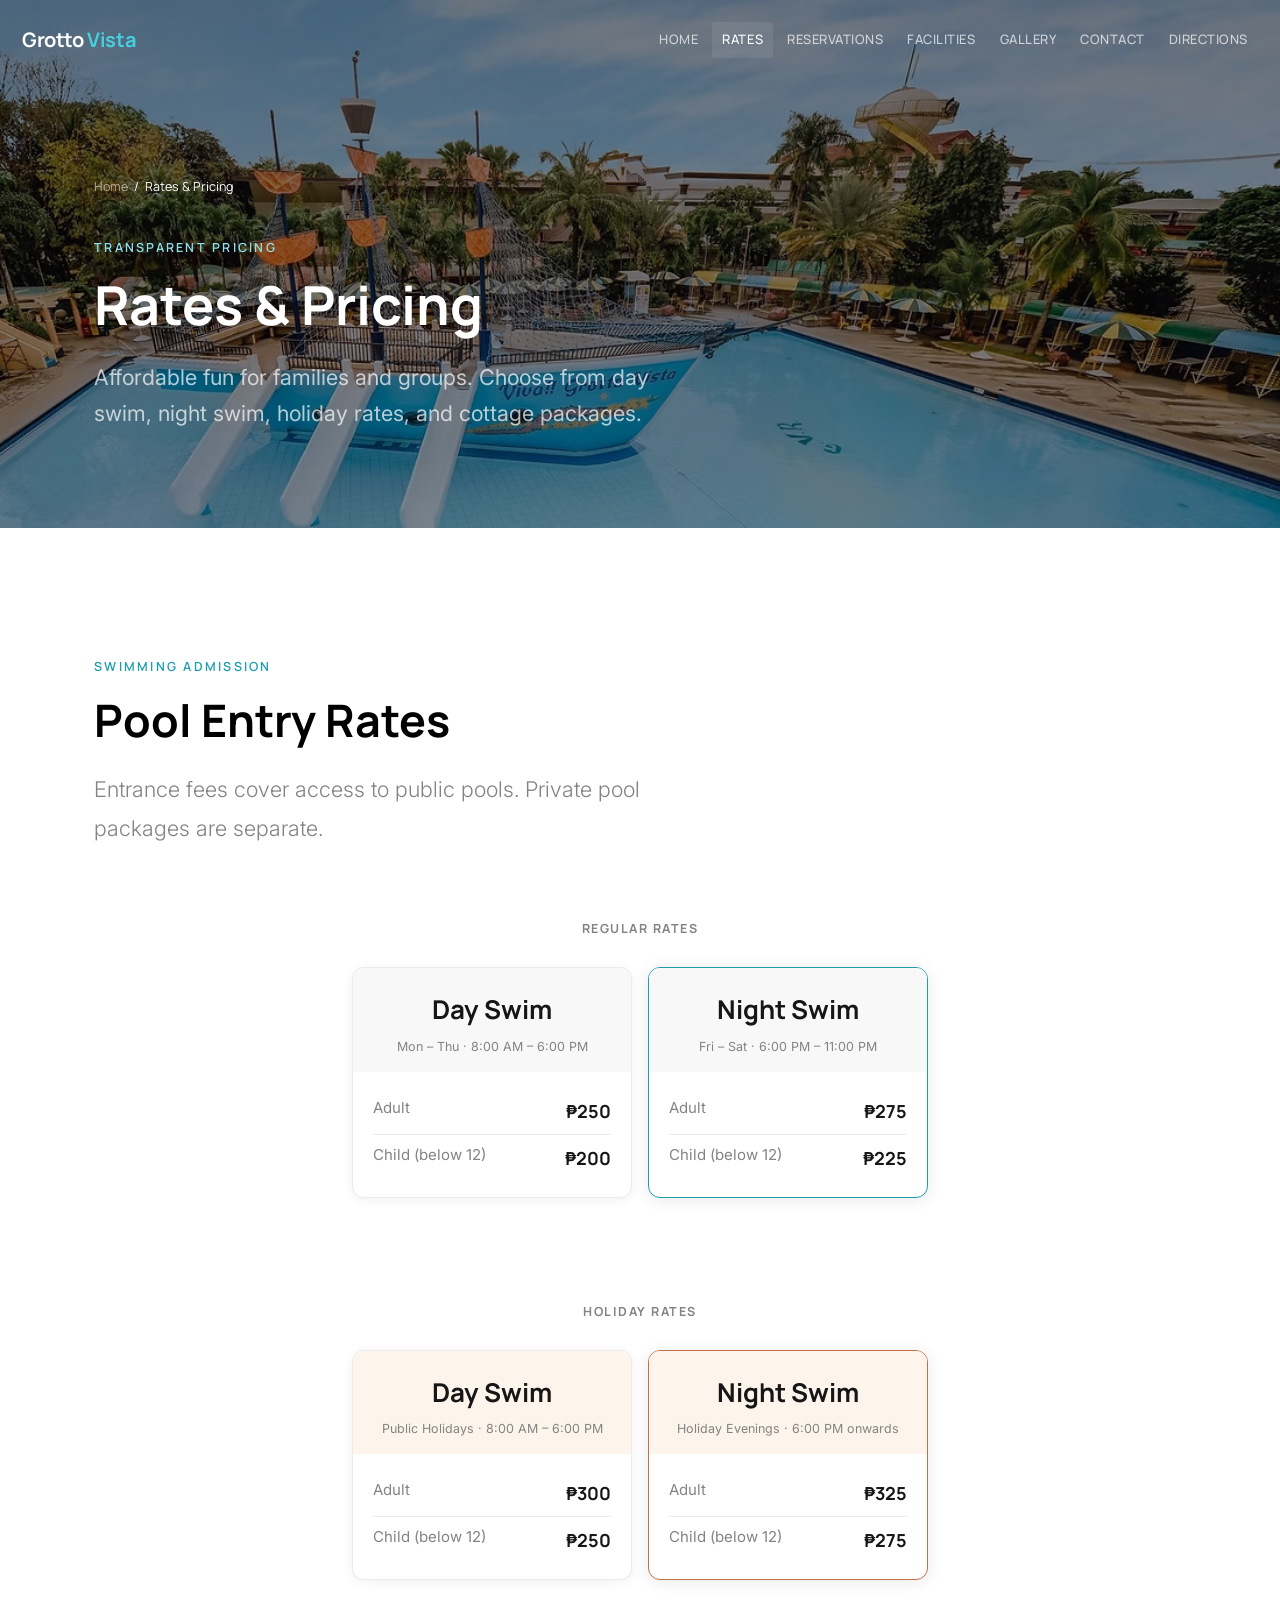
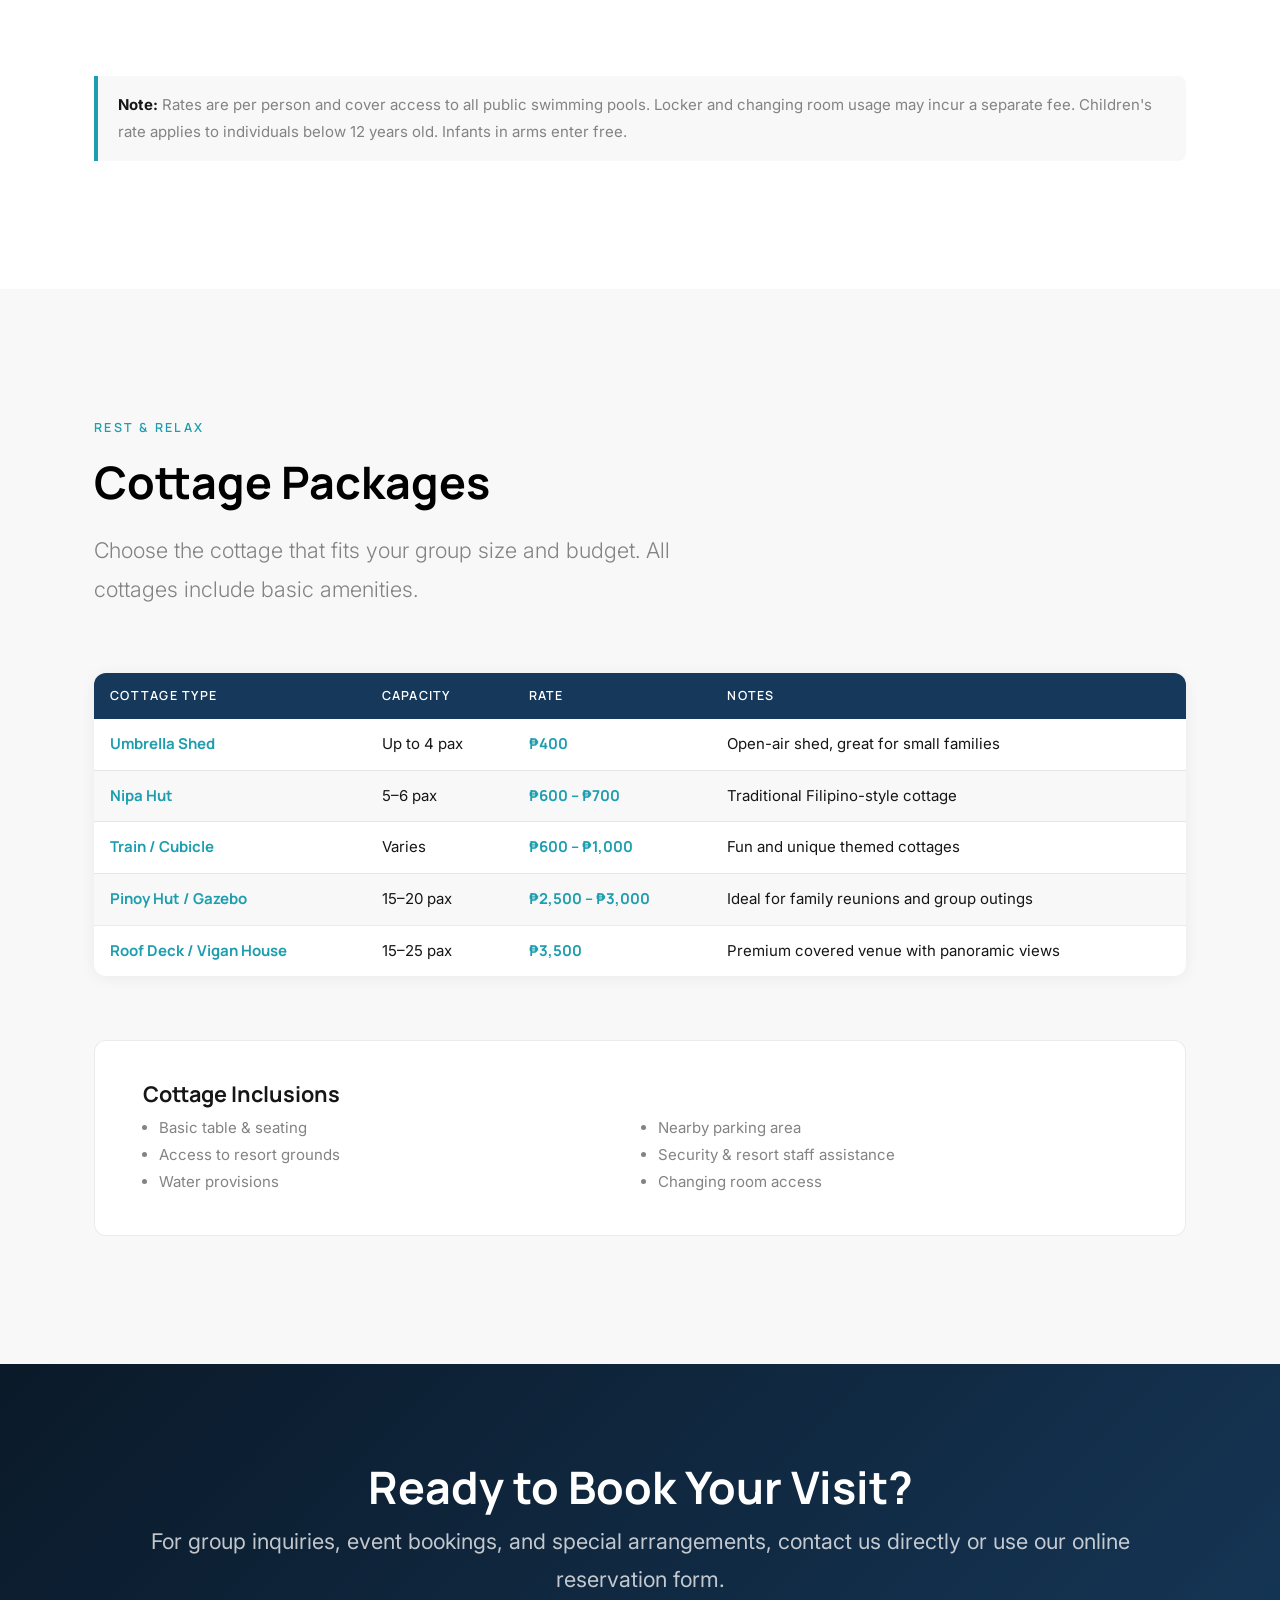
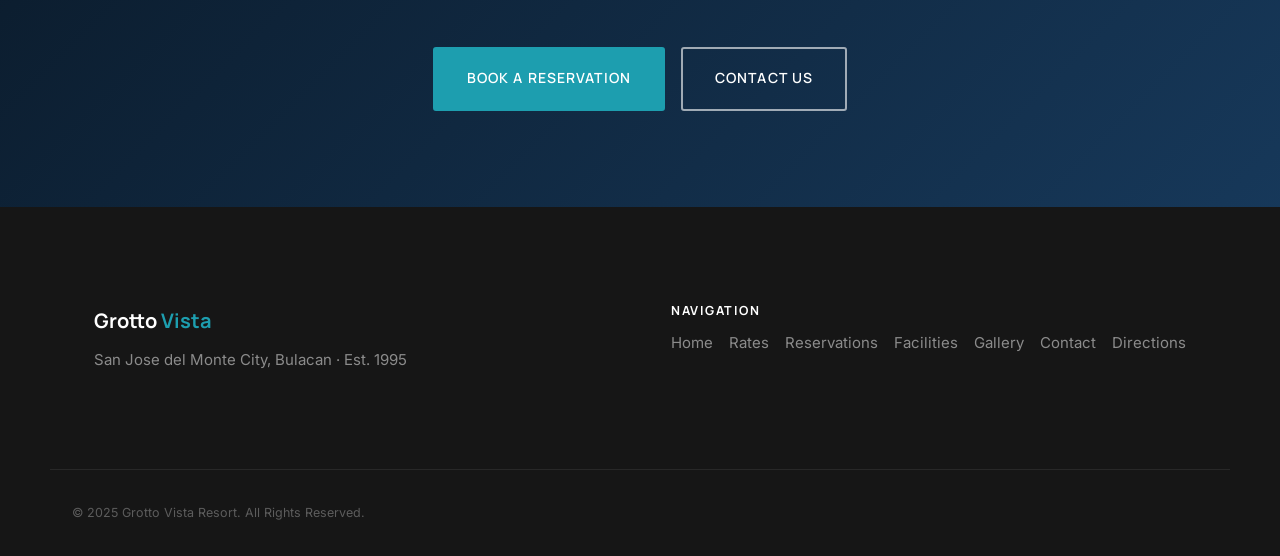
<file: rates.html>
<!DOCTYPE html>
<html lang="en" class="no-js">
<head>
 <meta charset="utf-8">
 <meta name="viewport" content="width=device-width, initial-scale=1">
 <title>Rates &amp; Pricing Grotto Vista Resort</title>
 <meta name="description" content="View Grotto Vista Resort's rates for day swim, night swim, holiday rates, and cottage packages.">
 <script>
 document.documentElement.classList.remove('no-js');
 document.documentElement.classList.add('js');
 </script>
 <link rel="preconnect" href="https://fonts.googleapis.com">
 <link rel="preconnect" href="https://fonts.gstatic.com" crossorigin>
 <link rel="stylesheet" href="css/style.css">
 <style>
 .reveal { opacity: 0; transform: translateY(28px); transition: opacity .7s ease, transform .7s ease; }
 .reveal.is-visible { opacity: 1; transform: translateY(0); }
 .reveal-delay-1 { transition-delay: .1s; }
 .reveal-delay-2 { transition-delay: .2s; }
 .reveal-delay-3 { transition-delay: .3s; }
 </style>
</head>

<body id="top">
 <div id="preloader"><div id="loader"></div></div>

 <div id="page" class="s-pagewrap">

 <!-- HEADER -->
 <header class="s-header scrolled">
 <div class="row s-header__inner">
 <div class="s-header__block">
 <div class="s-header__logo">
 <a class="logo" href="index.html">Grotto <span>Vista</span></a>
 </div>
 <button class="s-header__menu-toggle" aria-label="Toggle menu"><span></span></button>
 </div>
 <nav class="s-header__nav" role="navigation">
 <ul class="s-header__menu-links">
 <li><a href="index.html">Home</a></li>
 <li class="current"><a href="rates.html">Rates</a></li>
 <li><a href="reservations.html">Reservations</a></li>
 <li><a href="facilities.html">Facilities</a></li>
 <li><a href="gallery.html">Gallery</a></li>
 <li><a href="contact.html">Contact</a></li>
 <li><a href="directions.html">Directions</a></li>
 </ul>
 </nav>
 </div>
 </header>

 <!-- PAGE HERO -->
 <section class="page-hero">
 <div class="row">
 <div class="column lg-12">
 <ul class="breadcrumb">
 <li><a href="index.html">Home</a></li>
 <li class="current">Rates &amp; Pricing</li>
 </ul>
 <div class="page-hero__eyebrow">Transparent Pricing</div>
 <h1 class="page-hero__title">Rates &amp; Pricing</h1>
 <p class="page-hero__desc">Affordable fun for families and groups. Choose from day swim, night swim, holiday rates, and cottage packages.</p>
 </div>
 </div>
 </section>

 <!-- MAIN CONTENT -->
 <main>

 <!-- SWIMMING RATES -->
 <section class="s-section">
 <div class="row">
 <div class="column lg-12">
 <div class="section-header reveal">
 <span class="section-header__eyebrow">Swimming Admission</span>
 <h2 class="section-header__title">Pool Entry Rates</h2>
 <p class="section-header__desc">Entrance fees cover access to public pools. Private pool packages are separate.</p>
 </div>
 </div>
 </div>

 <!-- Regular Rates -->
 <div class="row" style="margin-bottom: var(--vspace-0_75);">
 <div class="column lg-12" style="text-align:center;">
 <span class="reveal" style="font-family:var(--font-2); font-size:var(--text-xs); font-weight:700; letter-spacing:.12em; text-transform:uppercase; color:var(--color-text-light);">Regular Rates</span>
 </div>
 </div>

 <!-- Regular Swim Rates simple centered cards -->
 <div style="display:flex; flex-wrap:wrap; gap:1.6rem; justify-content:center; margin-bottom: var(--vspace-3);">

 <!-- Day Swim Regular -->
 <div class="reveal" style="flex:0 1 280px; background:var(--color-white); border:1px solid var(--color-border); border-radius:12px; overflow:hidden; box-shadow:0 2px 12px rgba(0,0,0,.06);">
 <div style="background:var(--color-gray-2); padding:1.4rem 2rem; text-align:center;">
 <div style="font-size:2rem; margin-bottom:.4rem;"></div>
 <div style="font-family:var(--font-2); font-weight:700; font-size:var(--text-lg); color:var(--color-text);">Day Swim</div>
 <div style="font-size:var(--text-xs); color:var(--color-text-light); margin-top:.3rem;">Mon – Thu · 8:00 AM – 6:00 PM</div>
 </div>
 <div style="padding:1.6rem 2rem;">
 <div style="display:flex; justify-content:space-between; padding:.7rem 0; border-bottom:1px solid var(--color-border);">
 <span style="font-size:var(--text-sm); color:var(--color-text-light);"> Adult</span>
 <strong style="font-family:var(--font-2); color:var(--color-text);">₱250</strong>
 </div>
 <div style="display:flex; justify-content:space-between; padding:.7rem 0;">
 <span style="font-size:var(--text-sm); color:var(--color-text-light);"> Child (below 12)</span>
 <strong style="font-family:var(--font-2); color:var(--color-text);">₱200</strong>
 </div>
 </div>
 </div>

 <!-- Night Swim Regular -->
 <div class="reveal reveal-delay-1" style="flex:0 1 280px; background:var(--color-white); border:1px solid var(--color-1); border-radius:12px; overflow:hidden; box-shadow:0 2px 16px rgba(0,0,0,.09);">
 <div style="background:var(--color-gray-2); padding:1.4rem 2rem; text-align:center;">
 <div style="font-size:2rem; margin-bottom:.4rem;"></div>
 <div style="font-family:var(--font-2); font-weight:700; font-size:var(--text-lg); color:var(--color-text);">Night Swim</div>
 <div style="font-size:var(--text-xs); color:var(--color-text-light); margin-top:.3rem;">Fri – Sat · 6:00 PM – 11:00 PM</div>
 </div>
 <div style="padding:1.6rem 2rem;">
 <div style="display:flex; justify-content:space-between; padding:.7rem 0; border-bottom:1px solid var(--color-border);">
 <span style="font-size:var(--text-sm); color:var(--color-text-light);"> Adult</span>
 <strong style="font-family:var(--font-2); color:var(--color-text);">₱275</strong>
 </div>
 <div style="display:flex; justify-content:space-between; padding:.7rem 0;">
 <span style="font-size:var(--text-sm); color:var(--color-text-light);"> Child (below 12)</span>
 <strong style="font-family:var(--font-2); color:var(--color-text);">₱225</strong>
 </div>
 </div>
 </div>

 </div>

 <!-- Holiday Rates -->
 <div class="row" style="margin-bottom: var(--vspace-0_75); margin-top: var(--vspace-1_5);">
 <div class="column lg-12" style="text-align:center;">
 <span class="reveal" style="font-family:var(--font-2); font-size:var(--text-xs); font-weight:700; letter-spacing:.12em; text-transform:uppercase; color:var(--color-text-light);">Holiday Rates</span>
 </div>
 </div>

 <div style="display:flex; flex-wrap:wrap; gap:1.6rem; justify-content:center; margin-bottom: var(--vspace-3);">

 <!-- Holiday Day Swim -->
 <div class="reveal" style="flex:0 1 280px; background:var(--color-white); border:1px solid var(--color-border); border-radius:12px; overflow:hidden; box-shadow:0 2px 12px rgba(0,0,0,.06);">
 <div style="background:#fdf4ec; padding:1.4rem 2rem; text-align:center;">
 <div style="font-size:2rem; margin-bottom:.4rem;"></div>
 <div style="font-family:var(--font-2); font-weight:700; font-size:var(--text-lg); color:var(--color-text);">Day Swim</div>
 <div style="font-size:var(--text-xs); color:var(--color-text-light); margin-top:.3rem;">Public Holidays · 8:00 AM – 6:00 PM</div>
 </div>
 <div style="padding:1.6rem 2rem;">
 <div style="display:flex; justify-content:space-between; padding:.7rem 0; border-bottom:1px solid var(--color-border);">
 <span style="font-size:var(--text-sm); color:var(--color-text-light);"> Adult</span>
 <strong style="font-family:var(--font-2); color:var(--color-text);">₱300</strong>
 </div>
 <div style="display:flex; justify-content:space-between; padding:.7rem 0;">
 <span style="font-size:var(--text-sm); color:var(--color-text-light);"> Child (below 12)</span>
 <strong style="font-family:var(--font-2); color:var(--color-text);">₱250</strong>
 </div>
 </div>
 </div>

 <!-- Holiday Night Swim -->
 <div class="reveal reveal-delay-1" style="flex:0 1 280px; background:var(--color-white); border:1px solid #c0724a; border-radius:12px; overflow:hidden; box-shadow:0 2px 16px rgba(0,0,0,.09);">
 <div style="background:#fdf4ec; padding:1.4rem 2rem; text-align:center;">
 <div style="font-size:2rem; margin-bottom:.4rem;"></div>
 <div style="font-family:var(--font-2); font-weight:700; font-size:var(--text-lg); color:var(--color-text);">Night Swim</div>
 <div style="font-size:var(--text-xs); color:var(--color-text-light); margin-top:.3rem;">Holiday Evenings · 6:00 PM onwards</div>
 </div>
 <div style="padding:1.6rem 2rem;">
 <div style="display:flex; justify-content:space-between; padding:.7rem 0; border-bottom:1px solid var(--color-border);">
 <span style="font-size:var(--text-sm); color:var(--color-text-light);"> Adult</span>
 <strong style="font-family:var(--font-2); color:var(--color-text);">₱325</strong>
 </div>
 <div style="display:flex; justify-content:space-between; padding:.7rem 0;">
 <span style="font-size:var(--text-sm); color:var(--color-text-light);"> Child (below 12)</span>
 <strong style="font-family:var(--font-2); color:var(--color-text);">₱275</strong>
 </div>
 </div>
 </div>

 </div>

 <!-- Quick comparison note -->
 <div class="row" style="margin-top: var(--vspace-1_5);">
 <div class="column lg-12">
 <div style="background:var(--color-gray-2); border-left:4px solid var(--color-1); border-radius:0 8px 8px 0; padding:1.6rem 2rem;" class="reveal">
 <p style="margin:0; font-size:var(--text-sm); color:var(--color-text-light);">
 <strong style="color:var(--color-text);"> Note:</strong> Rates are per person and cover access to all public swimming pools. Locker and changing room usage may incur a separate fee. Children's rate applies to individuals below 12 years old. Infants in arms enter free.
 </p>
 </div>
 </div>
 </div>
 </section>

 <!-- COTTAGES -->
 <section class="s-section s-section--light">
 <div class="row">
 <div class="column lg-12">
 <div class="section-header reveal">
 <span class="section-header__eyebrow">Rest &amp; Relax</span>
 <h2 class="section-header__title">Cottage Packages</h2>
 <p class="section-header__desc">Choose the cottage that fits your group size and budget. All cottages include basic amenities.</p>
 </div>

 <div class="reveal reveal-delay-1">
 <table class="cottage-table">
 <thead>
 <tr>
 <th>Cottage Type</th>
 <th>Capacity</th>
 <th>Rate</th>
 <th>Notes</th>
 </tr>
 </thead>
 <tbody>
 <tr>
 <td><strong> Umbrella Shed</strong></td>
 <td>Up to 4 pax</td>
 <td><strong>₱400</strong></td>
 <td>Open-air shed, great for small families</td>
 </tr>
 <tr>
 <td><strong> Nipa Hut</strong></td>
 <td>5–6 pax</td>
 <td><strong>₱600 – ₱700</strong></td>
 <td>Traditional Filipino-style cottage</td>
 </tr>
 <tr>
 <td><strong> Train / Cubicle</strong></td>
 <td>Varies</td>
 <td><strong>₱600 – ₱1,000</strong></td>
 <td>Fun and unique themed cottages</td>
 </tr>
 <tr>
 <td><strong> Pinoy Hut / Gazebo</strong></td>
 <td>15–20 pax</td>
 <td><strong>₱2,500 – ₱3,000</strong></td>
 <td>Ideal for family reunions and group outings</td>
 </tr>
 <tr>
 <td><strong> Roof Deck / Vigan House</strong></td>
 <td>15–25 pax</td>
 <td><strong>₱3,500</strong></td>
 <td>Premium covered venue with panoramic views</td>
 </tr>
 </tbody>
 </table>
 </div>

 <div style="background:var(--color-white); border:1px solid var(--color-border); border-radius:12px; padding: var(--vspace-1_25) var(--vspace-1_5); margin-top: var(--vspace-1);" class="reveal">
 <h4 style="font-size:var(--text-md); margin-bottom:.8rem;">Cottage Inclusions</h4>
 <ul style="margin:0; padding-left:1.6rem; font-size:var(--text-sm); color:var(--color-text-light); column-count:2; column-gap: 2rem;">
 <li>Basic table &amp; seating</li>
 <li>Access to resort grounds</li>
 <li>Water provisions</li>
 <li>Nearby parking area</li>
 <li>Security &amp; resort staff assistance</li>
 <li>Changing room access</li>
 </ul>
 </div>
 </div>
 </div>
 </section>

 <!-- CTA -->
 <section style="background: linear-gradient(135deg, var(--color-2-dark), var(--color-2)); padding: var(--vspace-3) 0;">
 <div class="row" style="justify-content:center; text-align:center;">
 <div class="column lg-8 tab-12 reveal">
 <h2 style="color:white; margin-bottom:.8rem;">Ready to Book Your Visit?</h2>
 <p style="color:rgba(255,255,255,.75); font-size:var(--text-md); margin-bottom: var(--vspace-1_5);">For group inquiries, event bookings, and special arrangements, contact us directly or use our online reservation form.</p>
 <div style="display:flex; gap:1.6rem; justify-content:center; flex-wrap:wrap;">
 <a href="reservations.html" class="btn btn--primary">Book a Reservation</a>
 <a href="contact.html" class="btn btn--stroke light">Contact Us</a>
 </div>
 </div>
 </div>
 </section>
 </main>

 <!-- FOOTER -->
 <footer class="s-footer">
 <div class="row" style="padding-bottom: var(--vspace-2); border-bottom: 1px solid rgba(255,255,255,.08);">
 <div class="column lg-4 tab-12" style="margin-bottom: var(--vspace-1);">
 <a href="index.html" style="font-family:var(--font-2); font-size:2rem; font-weight:700; color:white; display:block; margin-bottom:.8rem;">Grotto <span style="color:var(--color-1);">Vista</span></a>
 <p style="font-size:var(--text-sm); color:rgba(255,255,255,.5); line-height:1.8; margin:0;">San Jose del Monte City, Bulacan · Est. 1995</p>
 </div>
 <div class="column lg-8 tab-12" style="display:flex; gap: var(--vspace-2); flex-wrap:wrap; justify-content:flex-end; align-items:flex-start;">
 <div>
 <h6 style="font-family:var(--font-2); font-size:var(--text-xs); letter-spacing:.12em; text-transform:uppercase; color:white; margin-bottom:.8rem;">Navigation</h6>
 <ul style="list-style:none; padding:0; margin:0; display:flex; gap:1.6rem; flex-wrap:wrap;">
 <li><a href="index.html" style="font-size:var(--text-sm); color:rgba(255,255,255,.5);">Home</a></li>
 <li><a href="rates.html" style="font-size:var(--text-sm); color:rgba(255,255,255,.5);">Rates</a></li>
 <li><a href="reservations.html" style="font-size:var(--text-sm); color:rgba(255,255,255,.5);">Reservations</a></li>
 <li><a href="facilities.html" style="font-size:var(--text-sm); color:rgba(255,255,255,.5);">Facilities</a></li>
 <li><a href="gallery.html" style="font-size:var(--text-sm); color:rgba(255,255,255,.5);">Gallery</a></li>
 <li><a href="contact.html" style="font-size:var(--text-sm); color:rgba(255,255,255,.5);">Contact</a></li>
 <li><a href="directions.html" style="font-size:var(--text-sm); color:rgba(255,255,255,.5);">Directions</a></li>
 </ul>
 </div>
 </div>
 </div>
 <div class="row">
 <div style="display:flex; justify-content:space-between; align-items:center; width:100%; flex-wrap:wrap; gap:1rem; padding: var(--vspace-1) 0;">
 <p style="font-size:var(--text-xs); color:rgba(255,255,255,.3); margin:0;">© 2025 Grotto Vista Resort. All Rights Reserved.</p>
 </div>
 </div>
 </footer>

 </div>

 <div class="ss-go-top">
 <a href="#top" title="Back to Top">
 <svg xmlns="http://www.w3.org/2000/svg" viewBox="0 0 24 24"><path d="M6 4h12v2H6zm5 10v6h2v-6h5l-6-6-6 6z"/></svg>
 </a>
 </div>

 <script src="js/script.js"></script>
</body>
</html>
</file>
<file: css/style.css>
/* ===================================================================
 * Grotto Vista Resort - Custom Styles
 * Built on Mueller Theme System
 * =================================================================== */

/* Import theme fonts */
@import url("https://fonts.googleapis.com/css2?family=Inter:wght@300;400;500;600;700&family=Manrope:wght@500;600;700&display=swap");

/* ===================================================================
 * # SETTINGS - CSS VARIABLES (mirroring Mueller theme)
 * =================================================================== */
:root {
    --font-1    : "Inter", sans-serif;
    --font-2    : "Manrope", sans-serif;
    --font-mono : Consolas, "Andale Mono", Courier, "Courier New", monospace;

    /* Resort brand colors - Aqua blue palette */
    --color-1                      : hsla(187, 72%, 40%, 1);   /* #1ba3b8 aqua blue */
    --color-2                      : hsla(210, 60%, 22%, 1);   /* #162f4a deep navy */

    --color-1-lightest             : hsla(187, 72%, 88%, 1);
    --color-1-lighter              : hsla(187, 72%, 74%, 1);
    --color-1-light                : hsla(187, 72%, 58%, 1);
    --color-1-dark                 : hsla(187, 72%, 28%, 1);
    --color-1-darker               : hsla(187, 72%, 18%, 1);
    --color-2-lightest             : hsla(210, 60%, 60%, 1);
    --color-2-lighter              : hsla(210, 60%, 45%, 1);
    --color-2-light                : hsla(210, 60%, 32%, 1);
    --color-2-dark                 : hsla(210, 60%, 10%, 1);

    --color-error                  : hsla(359, 100%, 91%, 1);
    --color-success                : hsla(76, 69%, 68%, 1);
    --color-info                   : hsla(205, 82%, 91%, 1);
    --color-error-content          : hsla(359, 50%, 50%, 1);
    --color-success-content        : hsla(76, 29%, 28%, 1);

    --color-black                  : #000000;
    --color-gray-19                : #161616;
    --color-gray-18                : #2c2c2c;
    --color-gray-17                : #424241;
    --color-gray-16                : #585857;
    --color-gray-15                : #6e6e6d;
    --color-gray-14                : #848383;
    --color-gray-13                : #9a9999;
    --color-gray-12                : #b0afae;
    --color-gray-11                : #c6c5c4;
    --color-gray-10                : #dcdbda;
    --color-gray-9                 : #e0dfde;
    --color-gray-8                 : #e3e2e1;
    --color-gray-7                 : #e7e6e5;
    --color-gray-6                 : #eae9e9;
    --color-gray-5                 : #eeeded;
    --color-gray-4                 : #f1f1f0;
    --color-gray-3                 : #f5f4f4;
    --color-gray-2                 : #f8f8f8;
    --color-gray-1                 : #fcfbfb;
    --color-white                  : #ffffff;

    --color-text                   : var(--color-gray-19);
    --color-text-dark              : var(--color-black);
    --color-text-light             : var(--color-gray-14);
    --color-placeholder            : var(--color-gray-14);

    --color-btn                    : var(--color-gray-6);
    --color-btn-text               : var(--color-black);
    --color-btn-hover              : var(--color-gray-8);
    --color-btn-primary            : var(--color-1);
    --color-btn-primary-text       : var(--color-white);
    --color-btn-primary-hover      : var(--color-gray-19);
    --color-btn-stroke             : var(--color-gray-19);
    --color-btn-stroke-text        : var(--color-gray-19);
    --color-btn-stroke-hover       : var(--color-gray-19);
    --color-btn-stroke-hover-text  : var(--color-white);

    --color-preloader-bg           : var(--color-gray-19);
    --color-loader                 : white;
    --color-loader-light           : rgba(255, 255, 255, 0.1);

    --color-body                   : white;
    --color-border                 : rgba(0, 0, 0, .08);
    --border-radius                : 3px;

    /* spacing */
    --base-size        : 62.5%;
    --multiplier       : 1;
    --base-font-size   : calc(1.8rem * var(--multiplier));
    --space            : calc(3.2rem * var(--multiplier));

    --vspace-0_125     : calc(0.125 * var(--space));
    --vspace-0_25      : calc(0.25 * var(--space));
    --vspace-0_375     : calc(0.375 * var(--space));
    --vspace-0_5       : calc(0.5 * var(--space));
    --vspace-0_625     : calc(0.625 * var(--space));
    --vspace-0_75      : calc(0.75 * var(--space));
    --vspace-0_875     : calc(0.875 * var(--space));
    --vspace-1         : calc(var(--space));
    --vspace-1_25      : calc(1.25 * var(--space));
    --vspace-1_5       : calc(1.5 * var(--space));
    --vspace-1_75      : calc(1.75 * var(--space));
    --vspace-2         : calc(2 * var(--space));
    --vspace-2_5       : calc(2.5 * var(--space));
    --vspace-3         : calc(3 * var(--space));
    --vspace-3_5       : calc(3.5 * var(--space));
    --vspace-4         : calc(4 * var(--space));
    --vspace-4_5       : calc(4.5 * var(--space));
    --vspace-5         : calc(5 * var(--space));

    --text-scale-ratio : 1.2;
    --text-size        : var(--base-font-size);
    --text-xs          : calc((var(--text-size) / var(--text-scale-ratio)) / var(--text-scale-ratio));
    --text-sm          : calc(var(--text-xs) * var(--text-scale-ratio));
    --text-md          : calc(var(--text-sm) * var(--text-scale-ratio) * var(--text-scale-ratio));
    --text-lg          : calc(var(--text-md) * var(--text-scale-ratio));
    --text-xl          : calc(var(--text-lg) * var(--text-scale-ratio));
    --text-xxl         : calc(var(--text-xl) * var(--text-scale-ratio));
    --text-xxxl        : calc(var(--text-xxl) * var(--text-scale-ratio));
    --text-display-1   : calc(var(--text-xxxl) * var(--text-scale-ratio));
    --text-display-2   : calc(var(--text-display-1) * var(--text-scale-ratio));
    --text-display-3   : calc(var(--text-display-2) * var(--text-scale-ratio));

    --vspace-btn       : var(--vspace-2);

    /* grid */
    --width-full     : 100%;
    --width-max      : 1180px;
    --width-wide     : 1400px;
    --width-grid-max : var(--width-max);
    --gutter         : 2.2rem;
}

@media screen and (max-width: 600px) {
    :root { --multiplier: .9375; --gutter: 1rem; }
}
@media screen and (max-width: 1200px) {
    :root { --gutter: 2rem; }
}

/* ===================================================================
 * # BASE
 * =================================================================== */
*, *::before, *::after { box-sizing: border-box; }

html {
    font-size: var(--base-size);
    scroll-behavior: smooth;
}

body {
    background-color: var(--color-body);
    font-family: var(--font-1);
    font-size: var(--base-font-size);
    font-weight: 400;
    line-height: 1.778;
    color: var(--color-text);
    margin: 0;
    padding: 0;
}

a {
    color: var(--color-1);
    text-decoration: none;
    transition: color .2s ease;
}
a:hover { color: var(--color-1-dark); }

img { max-width: 100%; height: auto; }

h1, h2, h3, h4, h5, h6 {
    font-family: var(--font-2);
    font-weight: 700;
    line-height: 1.2;
    margin-top: 0;
    margin-bottom: .8rem;
}

h1 { font-size: var(--text-display-1); }
h2 { font-size: var(--text-xxxl); }
h3 { font-size: var(--text-xxl); }
h4 { font-size: var(--text-xl); }
h5 { font-size: var(--text-lg); }
h6 { font-size: var(--text-md); }

p { margin-top: 0; margin-bottom: var(--vspace-0_75); }

ul, ol { margin-top: 0; }

/* ===================================================================
 * # UTILITY CLASSES
 * =================================================================== */
.u-screen-reader-text {
    clip: rect(1px, 1px, 1px, 1px);
    height: 1px;
    overflow: hidden;
    position: absolute;
    width: 1px;
}

.row {
    width: 100%;
    max-width: var(--width-grid-max);
    margin: 0 auto;
    padding: 0 var(--gutter);
    display: flex;
    flex-wrap: wrap;
}

.row--narrow { max-width: var(--width-narrow); }

.column { flex: 1 1 0%; padding: 0 var(--gutter); }

/* Facility / pool card grids — equal height cards, 3 columns */
.facility-cards-grid {
    display: grid;
    grid-template-columns: repeat(3, 1fr);
    gap: var(--vspace-1);
    margin: 0 auto var(--vspace-2);
    width: 100%;
    max-width: var(--width-grid-max);
    padding: 0 var(--gutter);
    box-sizing: border-box;
}
.facility-cards-grid .facility-emoji-card { height: 100%; }
@media screen and (max-width: 900px) {
    .facility-cards-grid { grid-template-columns: repeat(2, 1fr); }
}
@media screen and (max-width: 600px) {
    .facility-cards-grid { grid-template-columns: 1fr; padding: 0 calc(var(--gutter) * .5); }
}

/* Cottage / shelter grid — equal height cards, 2 columns */
.cottage-cards-grid {
    display: grid;
    grid-template-columns: repeat(2, 1fr);
    gap: var(--vspace-1);
    margin: 0 auto var(--vspace-1);
    width: 100%;
    max-width: var(--width-grid-max);
    padding: 0 var(--gutter);
    box-sizing: border-box;
}
.cottage-cards-grid .cottage-card {
    background: var(--color-white);
    border: 1px solid var(--color-border);
    border-radius: 12px;
    padding: var(--vspace-1_25);
    height: 100%;
    box-sizing: border-box;
}
@media screen and (max-width: 700px) {
    .cottage-cards-grid { grid-template-columns: 1fr; padding: 0 calc(var(--gutter) * .5); }
}

/* column sizes */
.lg-12 { flex: 0 0 100%; max-width: 100%; }
.lg-6  { flex: 0 0 50%;  max-width: 50%; }
.lg-4  { flex: 0 0 33.3333%; max-width: 33.3333%; }
.lg-3  { flex: 0 0 25%;  max-width: 25%; }

@media screen and (max-width: 900px) {
    .tab-12 { flex: 0 0 100%; max-width: 100%; }
    .tab-6  { flex: 0 0 50%;  max-width: 50%; }
}
@media screen and (max-width: 600px) {
    .mob-12 { flex: 0 0 100%; max-width: 100%; }
    .column { padding: 0 calc(var(--gutter) * .5); }
}

.text-center { text-align: center; }
.u-fullwidth { width: 100%; }

/* ===================================================================
 * # PRELOADER
 * =================================================================== */
#preloader {
    position: fixed;
    top: 0; left: 0;
    width: 100%; height: 100%;
    background-color: var(--color-preloader-bg);
    z-index: 900;
    display: flex;
    align-items: center;
    justify-content: center;
    transition: opacity .6s ease, visibility .6s ease;
}

#preloader.loaded {
    opacity: 0;
    visibility: hidden;
}

#loader {
    width: 50px; height: 50px;
    border: 3px solid var(--color-loader-light);
    border-top-color: var(--color-loader);
    border-radius: 50%;
    animation: spin .8s linear infinite;
}

@keyframes spin { to { transform: rotate(360deg); } }

/* ===================================================================
 * # BUTTONS
 * =================================================================== */
.btn {
    display: inline-flex;
    align-items: center;
    justify-content: center;
    height: var(--vspace-btn);
    padding: 0 3.2rem;
    font-family: var(--font-2);
    font-size: 1.4rem;
    font-weight: 600;
    letter-spacing: .08em;
    text-transform: uppercase;
    border-radius: var(--border-radius);
    border: 2px solid transparent;
    cursor: pointer;
    background-color: var(--color-btn);
    color: var(--color-btn-text);
    transition: background-color .2s ease, color .2s ease, border-color .2s ease;
    white-space: nowrap;
}

.btn:hover {
    background-color: var(--color-btn-hover);
    color: var(--color-btn-hover-text);
}

.btn--primary {
    background-color: var(--color-btn-primary);
    color: var(--color-btn-primary-text);
    border-color: var(--color-btn-primary);
}

.btn--primary:hover {
    background-color: var(--color-btn-primary-hover);
    border-color: var(--color-btn-primary-hover);
    color: var(--color-white);
}

.btn--stroke {
    background-color: transparent;
    border-color: var(--color-btn-stroke);
    color: var(--color-btn-stroke-text);
}

.btn--stroke:hover {
    background-color: var(--color-btn-stroke-hover);
    color: var(--color-btn-stroke-hover-text);
}

.btn--stroke.light {
    border-color: rgba(255,255,255,.6);
    color: white;
}

.btn--stroke.light:hover {
    background-color: white;
    border-color: white;
    color: var(--color-gray-19);
}

/* ===================================================================
 * # FORMS
 * =================================================================== */
input[type="text"],
input[type="email"],
input[type="tel"],
input[type="date"],
input[type="number"],
select,
textarea {
    display: block;
    width: 100%;
    padding: 1.2rem 1.6rem;
    font-family: var(--font-1);
    font-size: var(--text-sm);
    color: var(--color-text);
    background-color: var(--color-white);
    border: 1px solid var(--color-gray-10);
    border-radius: var(--border-radius);
    outline: none;
    transition: border-color .2s ease;
    margin-bottom: 1.6rem;
}

input[type="text"]:focus,
input[type="email"]:focus,
input[type="tel"]:focus,
input[type="date"]:focus,
input[type="number"]:focus,
select:focus,
textarea:focus {
    border-color: var(--color-1);
}

textarea { min-height: 14rem; resize: vertical; }

label {
    display: block;
    font-family: var(--font-2);
    font-weight: 600;
    font-size: var(--text-xs);
    letter-spacing: .08em;
    text-transform: uppercase;
    color: var(--color-text);
    margin-bottom: .4rem;
}

/* ===================================================================
 * # SITE HEADER / NAVIGATION
 * =================================================================== */
.s-header {
    --header-height: 80px;
    z-index: 100;
    width: 100%;
    height: var(--header-height);
    position: fixed;
    top: 0; left: 0;
    background-color: transparent;
    transition: background-color .4s ease, box-shadow .4s ease;
}

.s-header.scrolled {
    background-color: var(--color-gray-19);
    box-shadow: 0 2px 20px rgba(0,0,0,.3);
}

.s-header__inner {
    height: var(--header-height);
    align-items: center;
    justify-content: space-between;
    flex-wrap: nowrap;
    max-width: var(--width-wide);
    padding: 0 var(--gutter);
}

.s-header__block {
    display: flex;
    align-items: center;
    z-index: 101;
    flex-shrink: 0;
}

.s-header__logo {
    line-height: 1;
}

.s-header__logo a {
    display: block;
    font-family: var(--font-2);
    font-weight: 700;
    font-size: 2rem;
    color: white;
    letter-spacing: -.02em;
    white-space: nowrap;
    text-decoration: none;
}

.s-header__logo a span {
    color: var(--color-1-light);
}

.s-header__nav {
    display: flex;
    flex: 1;
    align-items: center;
    justify-content: flex-end;
    margin-left: var(--vspace-1);
}

.s-header__menu-links {
    list-style: none;
    display: inline-flex;
    flex-flow: row nowrap;
    margin: 0;
    padding: 0;
    gap: .4rem;
}

.s-header__menu-links li { padding: 0; }

.s-header__menu-links a {
    display: block;
    font-family: var(--font-2);
    font-size: 1.3rem;
    font-weight: 500;
    letter-spacing: .04em;
    color: rgba(255,255,255,.7);
    padding: .6rem 1rem;
    border-radius: var(--border-radius);
    transition: color .2s ease, background-color .2s ease;
    text-transform: uppercase;
    white-space: nowrap;
}

.s-header__menu-links a:hover,
.s-header__menu-links .current a {
    color: white;
    background-color: rgba(255,255,255,.08);
}

/* Mobile menu toggle */
.s-header__menu-toggle {
    display: none;
    width: 4.8rem;
    height: var(--header-height);
    align-items: center;
    justify-content: center;
    cursor: pointer;
    background: none;
    border: none;
    padding: 0;
    margin-left: 1.6rem;
    flex-direction: column;
    gap: 5px;
    flex-shrink: 0;
}

.s-header__menu-toggle span,
.s-header__menu-toggle span::before,
.s-header__menu-toggle span::after {
    display: block;
    background-color: white;
    height: 2px;
    width: 22px;
    border-radius: 2px;
    transition: transform .3s ease, opacity .3s ease;
}

.s-header__menu-toggle span { position: relative; }

.s-header__menu-toggle span::before,
.s-header__menu-toggle span::after {
    content: '';
    position: absolute;
    left: 0;
}

.s-header__menu-toggle span::before { top: -7px; }
.s-header__menu-toggle span::after  { top: 7px; }

.menu-is-open .s-header__menu-toggle span { background-color: transparent; }
.menu-is-open .s-header__menu-toggle span::before { transform: rotate(45deg) translate(5px, 5px); }
.menu-is-open .s-header__menu-toggle span::after  { transform: rotate(-45deg) translate(5px, -5px); }

/* Mobile nav panel */
@media screen and (max-width: 900px) {
    .s-header__menu-toggle { display: flex; }

    .s-header__nav {
        position: fixed;
        top: 0; right: -100%;
        width: 280px; height: 100vh;
        background-color: var(--color-gray-19);
        flex-direction: column;
        align-items: flex-start;
        justify-content: flex-start;
        padding: 8rem 2.4rem 2.4rem;
        transition: right .4s cubic-bezier(.25,.46,.45,.94);
        box-shadow: -4px 0 24px rgba(0,0,0,.3);
        overflow-y: auto;
        margin: 0;
    }

    .menu-is-open .s-header__nav { right: 0; }

    .s-header__menu-links {
        flex-direction: column;
        gap: .4rem;
        width: 100%;
        margin: 0;
    }

    .s-header__menu-links a {
        font-size: 1.5rem;
        padding: 1rem 1.2rem;
    }
}

/* ===================================================================
 * # PAGE SECTIONS SHARED
 * =================================================================== */
.s-section {
    padding: var(--vspace-4) 0;
}

.s-section--light { background-color: var(--color-gray-2); }
.s-section--dark  { background-color: var(--color-gray-19); }
.s-section--teal  { background-color: var(--color-2); }

.section-header {
    margin-bottom: var(--vspace-2);
    position: relative;
}

.section-header__eyebrow {
    display: block;
    font-family: var(--font-2);
    font-size: var(--text-xs);
    font-weight: 600;
    letter-spacing: .18em;
    text-transform: uppercase;
    color: var(--color-1);
    margin-bottom: var(--vspace-0_5);
}

.section-header__title {
    font-family: var(--font-2);
    font-size: var(--text-xxxl);
    font-weight: 700;
    color: var(--color-text-dark);
    line-height: 1.15;
    margin: 0 0 var(--vspace-0_75);
}

.section-header__title.light { color: white; }

.section-header__desc {
    font-size: var(--text-md);
    font-weight: 300;
    color: var(--color-text-light);
    line-height: 1.8;
    max-width: 64rem;
}

.section-header__desc.light { color: rgba(255,255,255,.7); }

/* ===================================================================
 * # HERO / INTRO
 * =================================================================== */
.s-hero {
    position: relative;
    min-height: 100vh;
    display: flex;
    align-items: center;
    overflow: hidden;
}

.s-hero__bg {
    position: absolute;
    inset: 0;
    background-color: var(--color-2-dark);
    background-image: url('../images/hero-bg.jpg');
    background-size: cover;
    background-position: center;
    z-index: 0;
}

.s-hero__bg::before {
    content: '';
    position: absolute;
    inset: 0;
    background: linear-gradient(to bottom, rgba(0,0,0,.4) 0%, rgba(0,0,0,.25) 50%, rgba(0,0,0,.55) 100%);
    z-index: 1;
}

.s-hero__bg::after {
    content: '';
    position: absolute;
    inset: 0;
    background-image: url("data:image/svg+xml,%3Csvg width='60' height='60' viewBox='0 0 60 60' xmlns='http://www.w3.org/2000/svg'%3E%3Cg fill='none' fill-rule='evenodd'%3E%3Cg fill='%23ffffff' fill-opacity='0.02'%3E%3Cpath d='M36 34v-4h-2v4h-4v2h4v4h2v-4h4v-2h-4zm0-30V0h-2v4h-4v2h4v4h2V6h4V4h-4zM6 34v-4H4v4H0v2h4v4h2v-4h4v-2H6zM6 4V0H4v4H0v2h4v4h2V6h4V4H6z'/%3E%3C/g%3E%3C/g%3E%3C/svg%3E");
    z-index: 1;
}

.s-hero__content {
    position: relative;
    z-index: 2;
    padding: calc(var(--vspace-5) + 80px) 0 var(--vspace-4);
}

.s-hero__eyebrow {
    display: inline-block;
    font-family: var(--font-2);
    font-size: var(--text-xs);
    font-weight: 600;
    letter-spacing: .22em;
    text-transform: uppercase;
    color: var(--color-1-lighter);
    background-color: rgba(22, 56, 90, 0.12);
    border: 1px solid var(--color-1);
    border-radius: 50px;
    padding: .4rem 1.4rem;
    margin-bottom: var(--vspace-1);
}

.s-hero__title {
    font-family: var(--font-2);
    font-size: clamp(3.6rem, 7vw, var(--text-display-2));
    font-weight: 700;
    color: white;
    line-height: 1.08;
    letter-spacing: -.03em;
    margin: 0 0 var(--vspace-1);
}

.s-hero__title em {
    font-style: normal;
    color: var(--color-1-light);
}

.s-hero__tagline {
    font-size: var(--text-lg);
    font-weight: 300;
    color: rgba(255,255,255,.75);
    line-height: 1.6;
    margin-bottom: var(--vspace-1_5);
    max-width: 56rem;
}

.s-hero__cta {
    display: flex;
    flex-wrap: wrap;
    gap: 1.6rem;
    align-items: center;
}

.s-hero__scroll {
    position: absolute;
    bottom: 3.2rem;
    left: 50%;
    transform: translateX(-50%);
    z-index: 2;
    text-align: center;
}

.s-hero__scroll a {
    display: flex;
    flex-direction: column;
    align-items: center;
    gap: .8rem;
    color: rgba(255,255,255,.5);
    font-size: var(--text-xs);
    font-family: var(--font-2);
    letter-spacing: .1em;
    text-transform: uppercase;
    animation: bounce 2s infinite;
    transition: color .2s;
}

.s-hero__scroll a:hover { color: white; }

.s-hero__scroll svg { width: 24px; height: 24px; }

@keyframes bounce {
    0%, 100% { transform: translateY(0); }
    50% { transform: translateY(6px); }
}

/* ===================================================================
 * # STATS / HIGHLIGHTS STRIP
 * =================================================================== */
.s-stats {
    background-color: var(--color-1);
    padding: var(--vspace-1_5) 0;
}

.s-stats__inner {
    justify-content: space-around;
    text-align: center;
    gap: var(--vspace-1);
}

.stat-item { flex: 1 1 200px; }

.stat-item__number {
    font-family: var(--font-2);
    font-size: var(--text-xxl);
    font-weight: 700;
    color: white;
    line-height: 1;
    margin-bottom: .4rem;
}

.stat-item__label {
    font-size: var(--text-xs);
    font-weight: 500;
    letter-spacing: .1em;
    text-transform: uppercase;
    color: rgba(255,255,255,.75);
}

/* ===================================================================
 * # ABOUT / INTRO SECTION
 * =================================================================== */
.s-about__text {
    font-size: var(--text-md);
    line-height: 1.85;
    color: var(--color-text-light);
}

.s-about__highlights {
    display: grid;
    grid-template-columns: repeat(auto-fit, minmax(280px, 1fr));
    gap: var(--vspace-1);
    margin-top: var(--vspace-2);
}

.highlight-card {
    background: var(--color-white);
    border: 1px solid var(--color-border);
    border-radius: 8px;
    padding: var(--vspace-1_25);
    transition: box-shadow .3s ease, transform .3s ease;
}

.highlight-card:hover {
    box-shadow: 0 8px 32px rgba(0,0,0,.1);
    transform: translateY(-4px);
}

.highlight-card__icon {
    width: 48px; height: 48px;
    background: linear-gradient(135deg, var(--color-1-light), var(--color-1));
    border-radius: 12px;
    display: flex; align-items: center; justify-content: center;
    margin-bottom: var(--vspace-0_75);
}

.highlight-card__icon svg { width: 24px; height: 24px; fill: white; }

.highlight-card__title {
    font-family: var(--font-2);
    font-size: var(--text-md);
    font-weight: 700;
    color: var(--color-text-dark);
    margin-bottom: .4rem;
}

.highlight-card__desc {
    font-size: var(--text-sm);
    color: var(--color-text-light);
    line-height: 1.7;
    margin: 0;
}

/* ===================================================================
 * # RATES PAGE
 * =================================================================== */
.rates-grid {
    display: grid;
    grid-template-columns: repeat(auto-fit, minmax(300px, 1fr));
    gap: var(--vspace-1_25);
    margin-bottom: var(--vspace-3);
}

.rate-card {
    background: var(--color-white);
    border: 1px solid var(--color-border);
    border-radius: 12px;
    overflow: hidden;
    transition: box-shadow .3s ease, transform .3s ease;
}

.rate-card:hover {
    box-shadow: 0 12px 40px rgba(0,0,0,.1);
    transform: translateY(-4px);
}

.rate-card--featured {
    border-color: var(--color-1);
    position: relative;
}

.rate-card--featured::before {
    content: 'Most Popular';
    position: absolute;
    top: 1.2rem; right: -2.4rem;
    background: var(--color-1);
    color: white;
    font-family: var(--font-2);
    font-size: 1.1rem;
    font-weight: 700;
    letter-spacing: .08em;
    text-transform: uppercase;
    padding: .4rem 3.2rem;
    transform: rotate(45deg) translateX(0);
    transform-origin: center;
}

.rate-card__header {
    background: linear-gradient(135deg, var(--color-2), var(--color-2-light));
    padding: var(--vspace-1_25) var(--vspace-1_5);
    color: white;
}

.rate-card--featured .rate-card__header {
    background: linear-gradient(135deg, var(--color-1-dark), var(--color-1));
}

.rate-card__type {
    font-family: var(--font-2);
    font-size: var(--text-xs);
    font-weight: 600;
    letter-spacing: .14em;
    text-transform: uppercase;
    color: rgba(255,255,255,.7);
    margin-bottom: .4rem;
}

.rate-card__title {
    font-family: var(--font-2);
    font-size: var(--text-xl);
    font-weight: 700;
    color: white;
    margin: 0;
}

.rate-card__body {
    padding: var(--vspace-1_25) var(--vspace-1_5);
}

.rate-row {
    display: flex;
    justify-content: space-between;
    align-items: center;
    padding: .8rem 0;
    border-bottom: 1px solid var(--color-border);
}

.rate-row:last-child { border-bottom: none; }

.rate-row__label {
    font-size: var(--text-sm);
    color: var(--color-text-light);
}

.rate-row__price {
    font-family: var(--font-2);
    font-size: var(--text-md);
    font-weight: 700;
    color: var(--color-1);
}

/* Cottage table */
.cottage-table {
    width: 100%;
    border-collapse: collapse;
    margin-bottom: var(--vspace-2);
    background: var(--color-white);
    border-radius: 12px;
    overflow: hidden;
    box-shadow: 0 2px 16px rgba(0,0,0,.06);
}

.cottage-table th {
    background: var(--color-2);
    color: white;
    font-family: var(--font-2);
    font-size: var(--text-xs);
    font-weight: 600;
    letter-spacing: .1em;
    text-transform: uppercase;
    padding: 1.2rem 1.6rem;
    text-align: left;
}

.cottage-table td {
    padding: 1.2rem 1.6rem;
    font-size: var(--text-sm);
    border-bottom: 1px solid var(--color-border);
    color: var(--color-text);
}

.cottage-table tr:last-child td { border-bottom: none; }

.cottage-table tr:nth-child(even) td { background-color: var(--color-gray-2); }

.cottage-table td strong {
    font-family: var(--font-2);
    font-weight: 700;
    color: var(--color-1);
}

/* ===================================================================
 * # FACILITIES PAGE
 * =================================================================== */
.facilities-grid {
    display: grid;
    grid-template-columns: repeat(auto-fit, minmax(300px, 1fr));
    gap: var(--vspace-1_25);
}

.facility-card {
    background: var(--color-white);
    border: 1px solid var(--color-border);
    border-radius: 12px;
    overflow: hidden;
    transition: box-shadow .3s ease, transform .3s ease;
}

.facility-card:hover {
    box-shadow: 0 8px 32px rgba(0,0,0,.1);
    transform: translateY(-4px);
}

.facility-card__img {
    width: 100%;
    height: 200px;
    object-fit: cover;
    display: block;
}

.facility-card__img-placeholder {
    width: 100%; height: 200px;
    display: flex; align-items: center; justify-content: center;
    font-size: 4rem;
}

.facility-card__body {
    padding: var(--vspace-1);
}

.facility-card__title {
    font-family: var(--font-2);
    font-size: var(--text-md);
    font-weight: 700;
    color: var(--color-text-dark);
    margin-bottom: .6rem;
}

.facility-card__desc {
    font-size: var(--text-sm);
    color: var(--color-text-light);
    line-height: 1.7;
    margin: 0;
}

/* ===================================================================
 * # GALLERY PAGE
 * =================================================================== */
.gallery-filter {
    display: flex;
    gap: 1rem;
    flex-wrap: wrap;
    margin-bottom: var(--vspace-2);
}

.gallery-filter__btn {
    font-family: var(--font-2);
    font-size: var(--text-xs);
    font-weight: 600;
    letter-spacing: .08em;
    text-transform: uppercase;
    padding: .6rem 1.6rem;
    border-radius: 50px;
    border: 2px solid var(--color-border);
    background: transparent;
    color: var(--color-text-light);
    cursor: pointer;
    transition: all .2s ease;
}

.gallery-filter__btn:hover,
.gallery-filter__btn.active {
    background: var(--color-1);
    border-color: var(--color-1);
    color: white;
}

.gallery-grid {
    display: grid;
    grid-template-columns: repeat(3, 1fr);
    gap: 2.4rem;
}

.gallery-item {
    position: relative;
    border-radius: 8px;
    overflow: hidden;
    cursor: pointer;
    aspect-ratio: 3/2;
    background: var(--color-gray-8);
}

.gallery-item__placeholder {
    width: 100%; height: 100%;
    display: flex; align-items: center; justify-content: center;
    flex-direction: column;
    gap: .8rem;
    color: var(--color-text-light);
    font-size: 3.2rem;
}

.gallery-item__placeholder span {
    font-size: var(--text-xs);
    font-family: var(--font-2);
    letter-spacing: .06em;
    color: var(--color-text-light);
}

.gallery-item__overlay {
    position: absolute;
    inset: 0;
    background: linear-gradient(to top, rgba(0,0,0,.7) 0%, transparent 60%);
    display: flex;
    align-items: flex-end;
    padding: 1.6rem;
    opacity: 0;
    transition: opacity .3s ease;
}

.gallery-item:hover .gallery-item__overlay { opacity: 1; }

.gallery-item__title {
    color: white;
    font-family: var(--font-2);
    font-size: var(--text-sm);
    font-weight: 600;
    margin: 0;
}

/* Lightbox */
.lightbox {
    position: fixed;
    inset: 0;
    background: rgba(0,0,0,.92);
    z-index: 500;
    display: flex;
    align-items: center;
    justify-content: center;
    opacity: 0;
    visibility: hidden;
    transition: opacity .3s ease, visibility .3s ease;
}

.lightbox.is-open {
    opacity: 1;
    visibility: visible;
}

.lightbox__content {
    position: relative;
    max-width: 90vw;
    max-height: 90vh;
    text-align: center;
}

.lightbox__body {
    background: var(--color-white);
    border-radius: 12px;
    overflow: hidden;
    display: flex;
    flex-direction: column;
    align-items: center;
    justify-content: center;
    min-width: 300px;
    min-height: 200px;
    padding: 4rem;
    font-size: 6rem;
}

.lightbox__caption {
    color: white;
    font-family: var(--font-2);
    font-size: var(--text-sm);
    margin-top: 1.2rem;
}

.lightbox__close {
    position: absolute;
    top: -4rem; right: 0;
    background: none;
    border: none;
    color: white;
    font-size: 2.8rem;
    cursor: pointer;
    width: 4rem; height: 4rem;
    display: flex; align-items: center; justify-content: center;
    border-radius: 50%;
    transition: background .2s;
}

.lightbox__close:hover { background: rgba(255,255,255,.1); }

/* ===================================================================
 * # RESERVATIONS
 * =================================================================== */
.reservation-info {
    background: linear-gradient(135deg, var(--color-2), var(--color-2-light));
    border-radius: 12px;
    padding: var(--vspace-2);
    color: white;
    margin-bottom: var(--vspace-2);
}

.reservation-info h3 {
    color: white;
    margin-bottom: var(--vspace-0_75);
}

.reservation-info p { color: rgba(255,255,255,.8); margin: 0; }

.reservation-methods {
    display: flex;
    gap: 1.2rem;
    flex-wrap: wrap;
    margin-top: var(--vspace-1);
}

.res-method {
    display: flex;
    align-items: center;
    gap: .8rem;
    background: rgba(255,255,255,.1);
    border: 1px solid rgba(255,255,255,.2);
    border-radius: 8px;
    padding: .8rem 1.4rem;
    color: white;
    font-family: var(--font-2);
    font-size: var(--text-sm);
    font-weight: 500;
}

.res-method svg { width: 18px; height: 18px; fill: currentColor; }

.booking-form {
    background: var(--color-white);
    border: 1px solid var(--color-border);
    border-radius: 12px;
    padding: var(--vspace-2);
    box-shadow: 0 4px 24px rgba(0,0,0,.06);
}

.booking-form h3 {
    margin-bottom: var(--vspace-1_5);
}

.form-row {
    display: grid;
    grid-template-columns: 1fr 1fr;
    gap: 0 1.6rem;
}

@media screen and (max-width: 600px) {
    .form-row { grid-template-columns: 1fr; }
}

.form-note {
    font-size: var(--text-xs);
    color: var(--color-text-light);
    margin-top: var(--vspace-1);
    padding-top: var(--vspace-1);
    border-top: 1px solid var(--color-border);
}

/* ===================================================================
 * # CONTACT PAGE
 * =================================================================== */
.contact-details {
    display: grid;
    grid-template-columns: repeat(auto-fit, minmax(220px, 1fr));
    gap: var(--vspace-1);
    margin-bottom: var(--vspace-3);
}

.contact-card {
    background: var(--color-white);
    border: 1px solid var(--color-border);
    border-radius: 12px;
    padding: var(--vspace-1_25);
    text-align: center;
    transition: box-shadow .3s ease, transform .3s ease;
}

.contact-card:hover {
    box-shadow: 0 8px 28px rgba(0,0,0,.1);
    transform: translateY(-4px);
}

.contact-card__icon {
    width: 56px; height: 56px;
    background: linear-gradient(135deg, var(--color-2-light), var(--color-2));
    border-radius: 50%;
    display: flex; align-items: center; justify-content: center;
    margin: 0 auto var(--vspace-0_75);
}

.contact-card__icon svg { width: 24px; height: 24px; fill: white; }

.contact-card__label {
    font-family: var(--font-2);
    font-size: var(--text-xs);
    font-weight: 600;
    letter-spacing: .12em;
    text-transform: uppercase;
    color: var(--color-text-light);
    margin-bottom: .4rem;
}

.contact-card__value {
    font-size: var(--text-sm);
    color: var(--color-text-dark);
    font-weight: 500;
    margin: 0;
    line-height: 1.6;
}

.contact-card__value a {
    color: var(--color-text-dark);
}

.contact-card__value a:hover { color: var(--color-1); }

.contact-form {
    background: var(--color-white);
    border: 1px solid var(--color-border);
    border-radius: 12px;
    padding: var(--vspace-2);
    box-shadow: 0 4px 24px rgba(0,0,0,.06);
}

/* ===================================================================
 * # DIRECTIONS PAGE
 * =================================================================== */
.directions-grid {
    display: grid;
    grid-template-columns: repeat(auto-fit, minmax(300px, 1fr));
    gap: var(--vspace-1_5);
    margin-bottom: var(--vspace-3);
}

.direction-card {
    background: var(--color-white);
    border: 1px solid var(--color-border);
    border-radius: 12px;
    padding: var(--vspace-1_5);
}

.direction-card__header {
    display: flex;
    align-items: center;
    gap: 1.2rem;
    margin-bottom: var(--vspace-1);
    padding-bottom: var(--vspace-0_75);
    border-bottom: 2px solid var(--color-1);
}

.direction-card__icon {
    width: 48px; height: 48px;
    background: linear-gradient(135deg, var(--color-1-light), var(--color-1));
    border-radius: 12px;
    display: flex; align-items: center; justify-content: center;
    flex-shrink: 0;
}

.direction-card__icon svg { width: 24px; height: 24px; fill: white; }

.direction-card__title {
    font-family: var(--font-2);
    font-size: var(--text-md);
    font-weight: 700;
    color: var(--color-text-dark);
    margin: 0;
}

.direction-steps {
    list-style: none;
    padding: 0; margin: 0;
    counter-reset: steps;
}

.direction-steps li {
    counter-increment: steps;
    display: flex;
    gap: 1.2rem;
    padding: .8rem 0;
    border-bottom: 1px solid var(--color-border);
    font-size: var(--text-sm);
    color: var(--color-text);
    align-items: flex-start;
}

.direction-steps li:last-child { border-bottom: none; }

.direction-steps li::before {
    content: counter(steps);
    flex-shrink: 0;
    width: 2.4rem; height: 2.4rem;
    background: var(--color-1);
    color: white;
    border-radius: 50%;
    display: flex; align-items: center; justify-content: center;
    font-family: var(--font-2);
    font-size: 1.1rem;
    font-weight: 700;
    margin-top: .1rem;
}

.map-container {
    border-radius: 12px;
    overflow: hidden;
    box-shadow: 0 4px 24px rgba(0,0,0,.1);
    margin-bottom: var(--vspace-3);
}

.map-container iframe {
    width: 100%;
    height: 450px;
    border: none;
    display: block;
}

/* ===================================================================
 * # FOOTER
 * =================================================================== */
.s-footer {
    background-color: var(--color-gray-19);
    color: rgba(255,255,255,.6);
    padding: var(--vspace-3) 0 0;
}

.s-footer__top {
    display: grid;
    grid-template-columns: 2fr 1fr 1fr 1fr;
    gap: var(--vspace-1_5);
    padding-bottom: var(--vspace-2);
    border-bottom: 1px solid rgba(255,255,255,.08);
}

@media screen and (max-width: 900px) {
    .s-footer__top { grid-template-columns: 1fr 1fr; }
}

@media screen and (max-width: 600px) {
    .s-footer__top { grid-template-columns: 1fr; }
}

.s-footer__brand .logo {
    font-family: var(--font-2);
    font-size: 2.2rem;
    font-weight: 700;
    color: white;
    display: block;
    margin-bottom: var(--vspace-0_75);
}

.s-footer__brand .logo span { color: var(--color-1); }

.s-footer__brand p {
    font-size: var(--text-sm);
    line-height: 1.8;
    color: rgba(255,255,255,.5);
    margin-bottom: var(--vspace-1);
}

.s-footer__col-title {
    font-family: var(--font-2);
    font-size: var(--text-xs);
    font-weight: 700;
    letter-spacing: .12em;
    text-transform: uppercase;
    color: white;
    margin-bottom: var(--vspace-0_75);
}

.s-footer__links {
    list-style: none;
    padding: 0; margin: 0;
}

.s-footer__links li { margin-bottom: .6rem; }

.s-footer__links a {
    font-size: var(--text-sm);
    color: rgba(255,255,255,.5);
    transition: color .2s;
}

.s-footer__links a:hover { color: var(--color-1); }

.s-footer__contact-info p {
    font-size: var(--text-sm);
    color: rgba(255,255,255,.5);
    margin-bottom: .4rem;
    line-height: 1.6;
}

.s-footer__contact-info a {
    color: rgba(255,255,255,.5);
    transition: color .2s;
}

.s-footer__contact-info a:hover { color: var(--color-1); }

.s-footer__bottom {
    padding: var(--vspace-1) 0;
    display: flex;
    justify-content: space-between;
    align-items: center;
    flex-wrap: wrap;
    gap: 1rem;
}

.s-footer__copyright {
    font-size: var(--text-xs);
    color: rgba(255,255,255,.35);
}

.s-footer__social {
    display: flex;
    gap: 1.2rem;
    list-style: none;
    margin: 0; padding: 0;
}

.s-footer__social a {
    display: flex; align-items: center; justify-content: center;
    width: 3.6rem; height: 3.6rem;
    border-radius: 50%;
    background: rgba(255,255,255,.07);
    transition: background .2s;
}

.s-footer__social a:hover { background: var(--color-1); }

.s-footer__social svg { width: 16px; height: 16px; fill: rgba(255,255,255,.6); }
.s-footer__social a:hover svg { fill: white; }

/* ===================================================================
 * # PAGE HERO (for inner pages)
 * =================================================================== */
.page-hero {
    background-color: var(--color-2-dark);
    background-image: url('../images/page-hero-bg.jpg');
    background-size: cover;
    background-position: center;
    padding: calc(80px + var(--vspace-3)) 0 var(--vspace-3);
    position: relative;
    overflow: hidden;
}

.page-hero::before {
    content: '';
    position: absolute;
    inset: 0;
    background: linear-gradient(to bottom, rgba(0,0,0,.5) 0%, rgba(0,0,0,.4) 100%);
}

.page-hero__eyebrow {
    display: inline-block;
    font-family: var(--font-2);
    font-size: var(--text-xs);
    font-weight: 600;
    letter-spacing: .18em;
    text-transform: uppercase;
    color: var(--color-1-lighter);
    margin-bottom: var(--vspace-0_5);
    position: relative;
}

.page-hero__title {
    font-family: var(--font-2);
    font-size: clamp(3.2rem, 5vw, var(--text-display-1));
    font-weight: 700;
    color: white;
    line-height: 1.1;
    margin: 0 0 var(--vspace-0_75);
    position: relative;
}

.page-hero__desc {
    font-size: var(--text-md);
    color: rgba(255,255,255,.7);
    line-height: 1.7;
    max-width: 58rem;
    margin: 0;
    position: relative;
}

/* Breadcrumb */
.breadcrumb {
    display: flex;
    align-items: center;
    gap: .6rem;
    list-style: none;
    padding: 0; margin: 0 0 var(--vspace-1);
    font-size: var(--text-xs);
    font-family: var(--font-2);
    position: relative;
}

.breadcrumb li { color: rgba(255,255,255,.4); }
.breadcrumb li a { color: rgba(255,255,255,.6); transition: color .2s; }
.breadcrumb li a:hover { color: var(--color-1); }
.breadcrumb li.current { color: white; }
.breadcrumb li + li::before { content: '/'; margin-right: .6rem; }

/* ===================================================================
 * # ALERTS / NOTICES
 * =================================================================== */
.alert {
    padding: 1.2rem 1.6rem;
    border-radius: 8px;
    font-size: var(--text-sm);
    margin-bottom: var(--vspace-1);
    display: none;
}

.alert.is-success {
    display: block;
    background: var(--color-success);
    color: var(--color-success-content);
    border: 1px solid hsla(76, 50%, 55%, 1);
}

.alert.is-error {
    display: block;
    background: var(--color-error);
    color: var(--color-error-content);
    border: 1px solid hsla(359, 60%, 80%, 1);
}

/* ===================================================================
 * # GO TO TOP
 * =================================================================== */
.ss-go-top {
    position: fixed;
    bottom: 2.4rem;
    right: 2.4rem;
    z-index: 50;
    opacity: 0;
    visibility: hidden;
    transition: opacity .3s, visibility .3s;
}

.ss-go-top.show {
    opacity: 1;
    visibility: visible;
}

.ss-go-top a {
    display: flex; align-items: center; justify-content: center;
    width: 4.8rem; height: 4.8rem;
    background: var(--color-1);
    border-radius: 50%;
    box-shadow: 0 4px 16px rgba(27,163,184,.35);
    transition: background .2s, transform .2s;
}

.ss-go-top a:hover {
    background: var(--color-1-dark);
    transform: translateY(-3px);
}

.ss-go-top svg { width: 20px; height: 20px; fill: white; }

/* ===================================================================
 * # RESPONSIVE TWEAKS
 * =================================================================== */
@media screen and (max-width: 900px) {
    .s-hero__title { font-size: clamp(3.2rem, 6vw, 5.5rem); }
    .s-section { padding: var(--vspace-3) 0; }
    .section-header__title { font-size: var(--text-xxl); }
    .gallery-grid { grid-template-columns: repeat(2, 1fr); }
}

@media screen and (max-width: 600px) {
    .s-hero__cta { flex-direction: column; align-items: flex-start; }
    .s-hero__cta .btn { width: 100%; text-align: center; justify-content: center; }
    .rates-grid, .facilities-grid, .directions-grid { grid-template-columns: 1fr; }
    .contact-details { grid-template-columns: 1fr; }
    .gallery-grid { grid-template-columns: 1fr; }
    .form-row { grid-template-columns: 1fr; }
    .s-stats__inner { flex-direction: column; gap: var(--vspace-0_75); }
}

/* ── Image replacement support ────────────────────────────────────── */

/* Facility card image area */
.facility-emoji-card__img img {
    width: 100%;
    height: 100%;
    object-fit: cover;
    object-position: center;
    display: block;
}

/* Gallery card background image */
img.gallery-item__bg {
    position: absolute;
    inset: 0;
    width: 100%;
    height: 100%;
    object-fit: cover;
    object-position: center;
    display: block;
    transition: transform calc(700ms * 1.5) cubic-bezier(0.19, 1, 0.22, 1);
}

/* Homepage facility icon images */
.facility-icon-img {
    width: 64px;
    height: 64px;
    object-fit: cover;
    border-radius: 10px;
    margin: 0 auto .8rem;
    display: block;
}
.lightbox-img-wrapper {
    width: 600px;        /* FIXED WIDTH */
    height: 400px;       /* FIXED HEIGHT */
    max-width: 90vw;     /* responsive */
    max-height: 80vh;

    display: flex;
    align-items: center;
    justify-content: center;

    background: #000;    /* border/background */
    border-radius: 12px;
    overflow: hidden;
}

.lightbox-img {
    width: 100%;
    height: 100%;
    object-fit: cover;   /* fills frame (crops if needed) */
}
</file>
